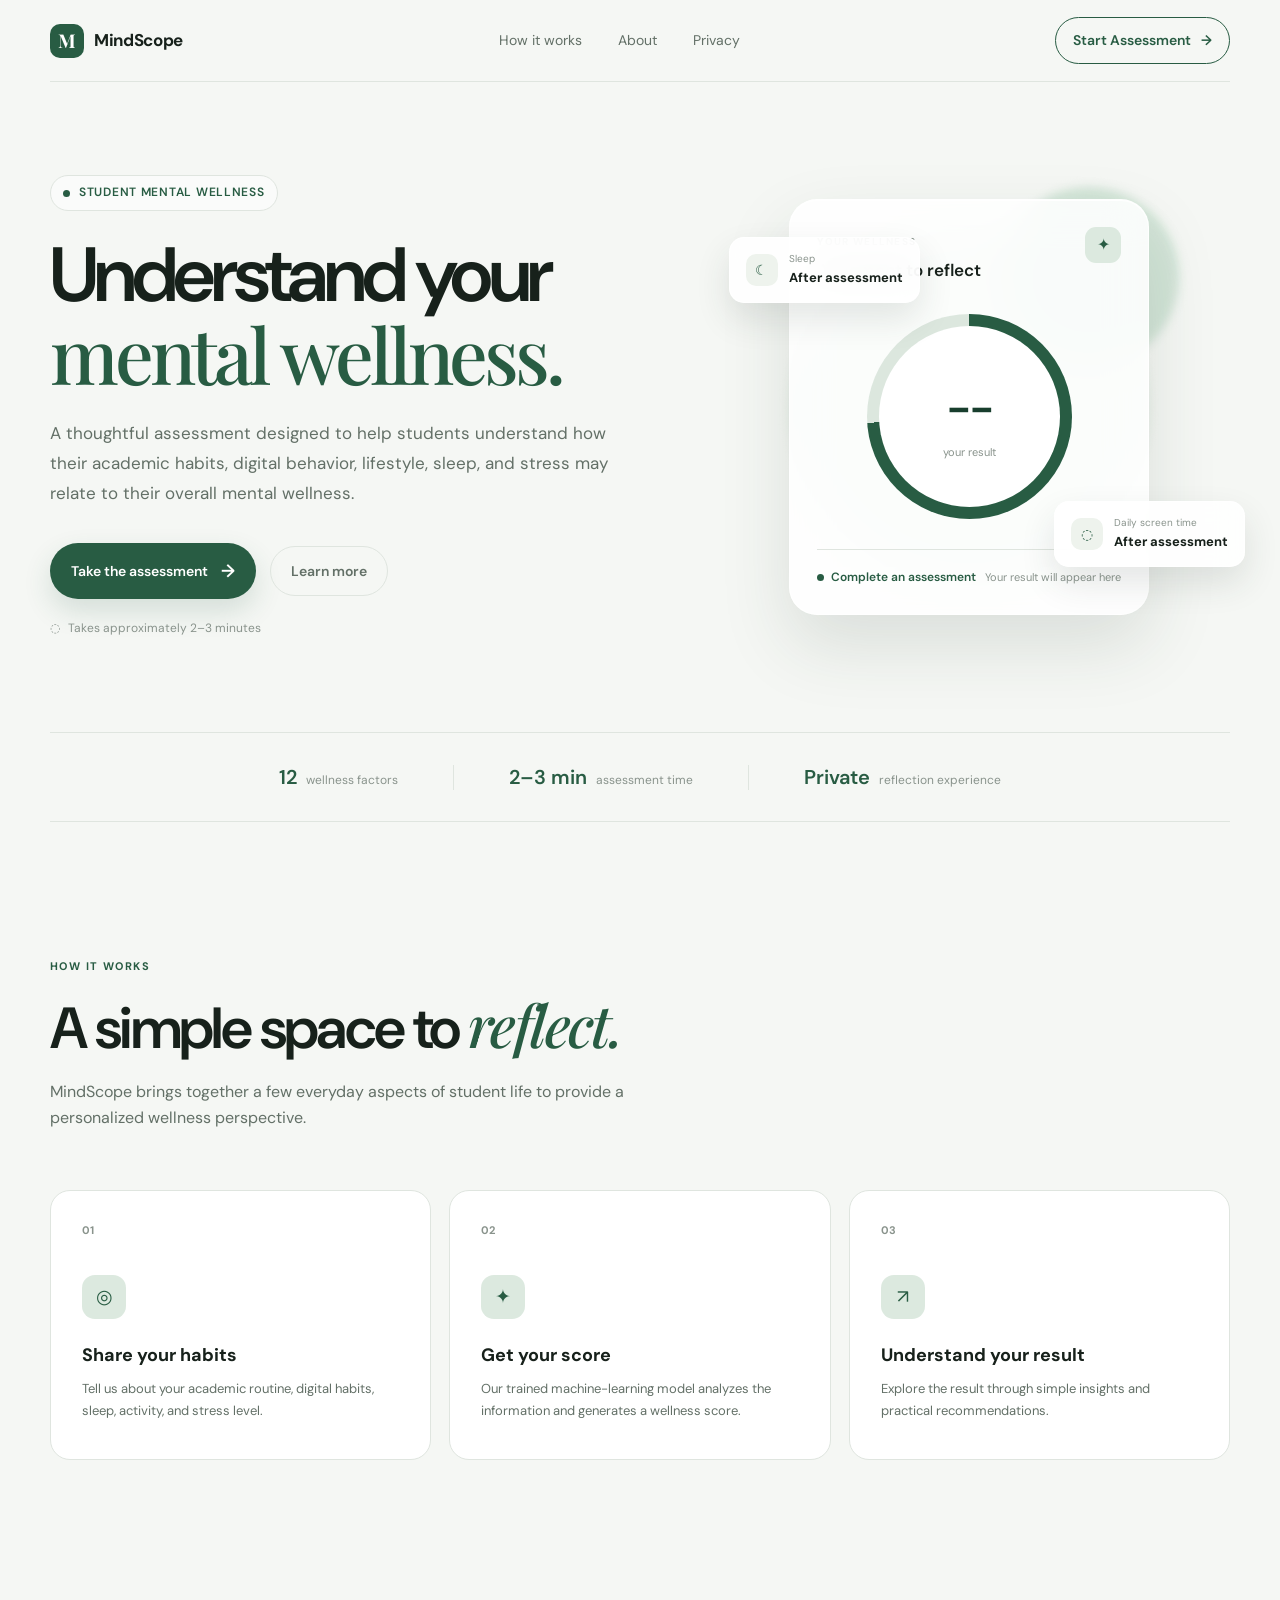
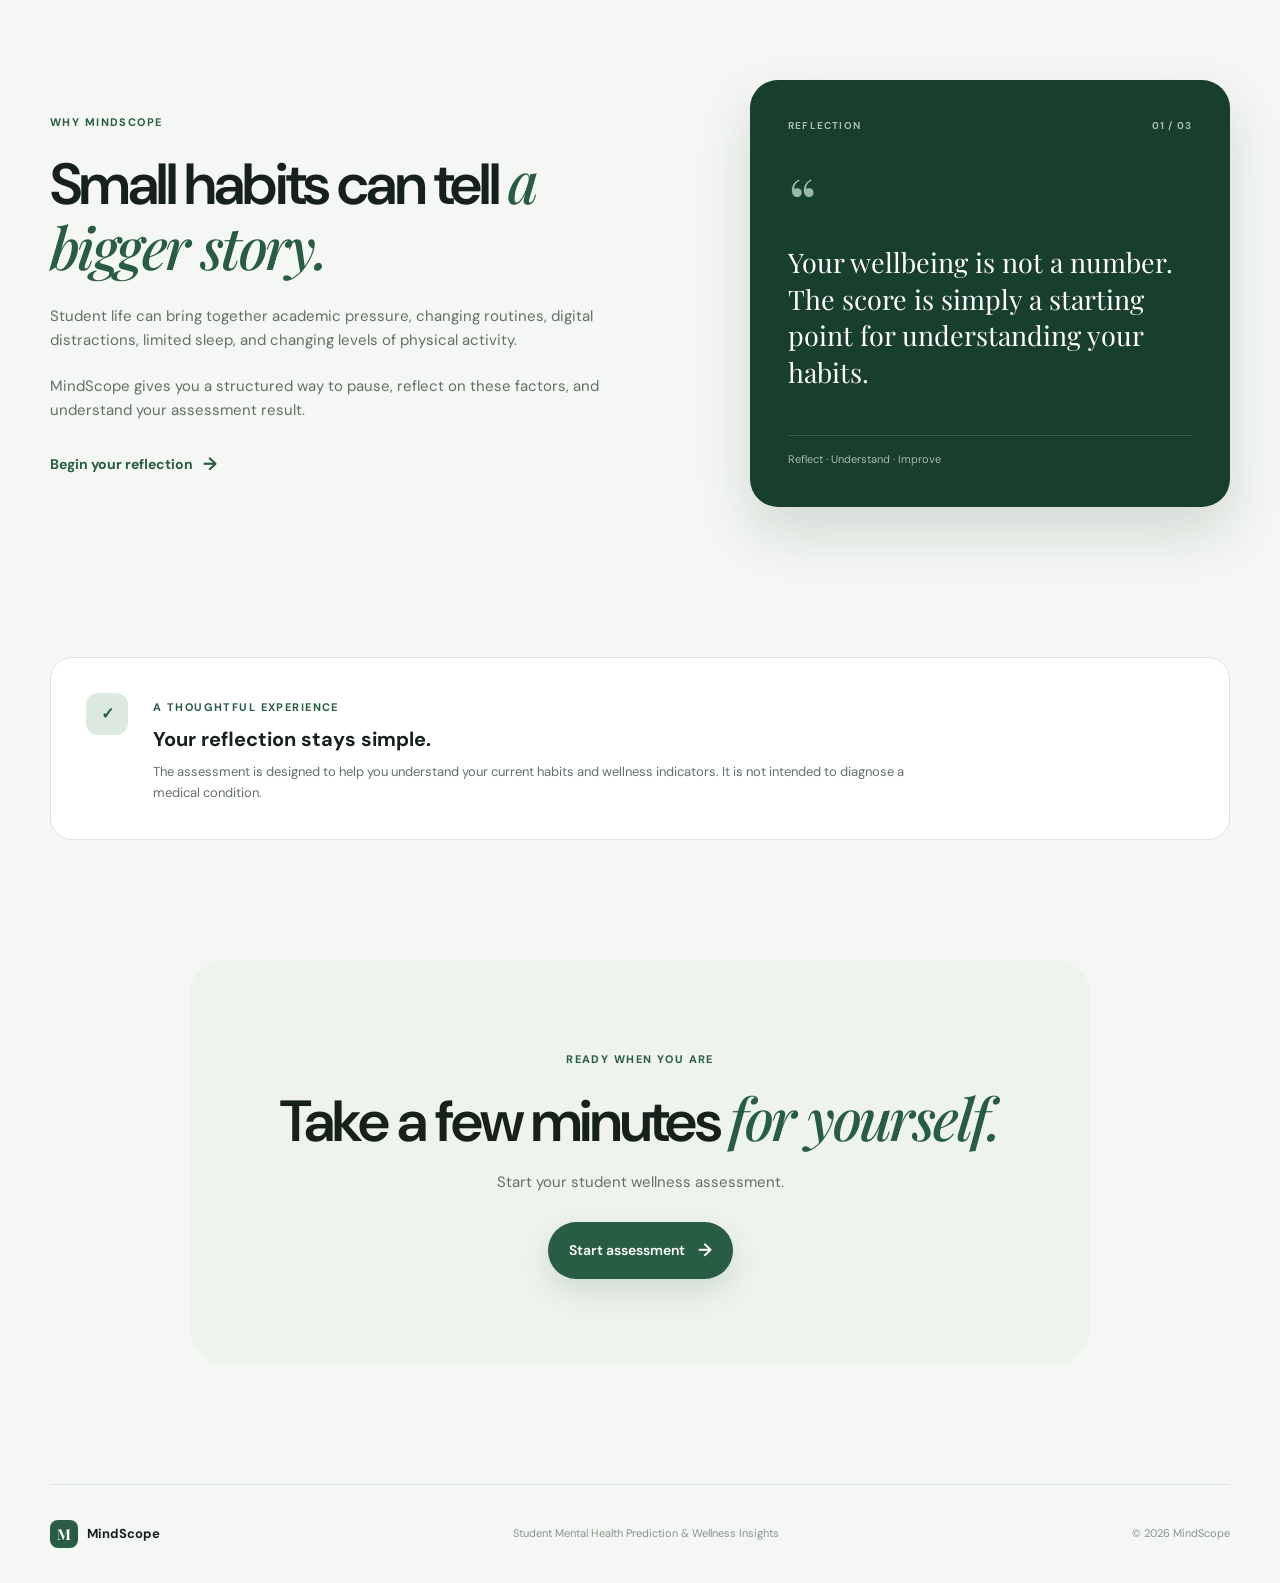
<file: templates/index.html>
<!DOCTYPE html>
<html lang="en">
<head>
    <meta charset="UTF-8">
    <meta name="viewport" content="width=device-width, initial-scale=1.0">

    <title>MindScope — Student Mental Health</title>

    <link rel="stylesheet" href="/static/css/style.css">

    <link rel="preconnect" href="https://fonts.googleapis.com">
    <link rel="preconnect" href="https://fonts.gstatic.com" crossorigin>
    <link href="https://fonts.googleapis.com/css2?family=DM+Sans:wght@400;500;600;700&family=Playfair+Display:wght@500;600&display=swap" rel="stylesheet">
</head>

<body>

<div class="page-loader" id="pageLoader">

    <div class="loader-inner">

        <div class="loader-mark">
            M
        </div>

        <div class="loader-text">
            MindScope
        </div>

    </div>

</div>

    <!-- ================= NAVBAR ================= -->

    <header class="navbar">

        <a href="/" class="brand">
            <span class="brand-mark">M</span>
            <span class="brand-name">MindScope</span>
        </a>

        <nav class="nav-links">
            <a href="#how-it-works">How it works</a>
            <a href="#about">About</a>
            <a href="#privacy">Privacy</a>
        </nav>

        <a href="/assessment" class="nav-button">
            Start Assessment
            <span>→</span>
        </a>

    </header>


    <!-- ================= HERO ================= -->

    <main>

        <section class="hero">

            <div class="hero-content">

                <div class="eyebrow">
                    <span class="eyebrow-dot"></span>
                    Student Mental Wellness
                </div>

                <h1>
                    Understand your
                    <span>mental wellness.</span>
                </h1>

                <p class="hero-description">
                    A thoughtful assessment designed to help students
                    understand how their academic habits, digital behavior,
                    lifestyle, sleep, and stress may relate to their
                    overall mental wellness.
                </p>

                <div class="hero-actions">

                    <a href="/assessment" class="primary-button">
                        Take the assessment
                        <span>→</span>
                    </a>

                    <a href="#how-it-works" class="secondary-button">
                        Learn more
                    </a>

                </div>

                <div class="hero-note">
                    <span>◌</span>
                    Takes approximately 2–3 minutes
                </div>

            </div>


            <!-- ================= HERO VISUAL ================= -->

            <div class="hero-visual">

                <div class="glow glow-one"></div>
                <div class="glow glow-two"></div>

                <div class="wellness-card">

                    <div class="card-header">
                        <div>
                            <span class="small-label">YOUR WELLNESS</span>
                            <h3>A moment to reflect</h3>
                        </div>

                        <div class="card-icon">
                            ✦
                        </div>
                    </div>

                    <div class="wellness-circle">

                        <div class="circle-inner">
                            <span class="circle-number">--</span>
                            <span class="circle-label">your result</span>
                        </div>

                    </div>

                    <div class="card-footer">

                        <div class="footer-item">
                            <span class="footer-dot"></span>
                            Complete an assessment
                        </div>

                        <span class="footer-text">
                            Your result will appear here
                        </span>

                    </div>

                </div>


                <div class="floating-card floating-card-one">

                    <div class="floating-icon">☾</div>

                    <div>
                        <span>Sleep</span>
                        <strong>After assessment</strong>
                    </div>

                </div>


                <div class="floating-card floating-card-two">

                    <div class="floating-icon">◌</div>

                    <div>
                        <span>Daily screen time</span>
                        <strong>After assessment</strong>
                    </div>

                </div>

            </div>

        </section>


        <!-- ================= TRUST STRIP ================= -->

        <section class="trust-strip">

            <div class="trust-item">
                <strong>12</strong>
                <span>wellness factors</span>
            </div>

            <div class="trust-line"></div>

            <div class="trust-item">
                <strong>2–3 min</strong>
                <span>assessment time</span>
            </div>

            <div class="trust-line"></div>

            <div class="trust-item">
                <strong>Private</strong>
                <span>reflection experience</span>
            </div>

        </section>


        <!-- ================= HOW IT WORKS ================= -->

        <section class="section" id="how-it-works">

            <div class="section-heading">

                <span class="section-label">HOW IT WORKS</span>

                <h2>
                    A simple space to
                    <em>reflect.</em>
                </h2>

                <p>
                    MindScope brings together a few everyday aspects of
                    student life to provide a personalized wellness
                    perspective.
                </p>

            </div>


            <div class="steps">

                <article class="step-card">

                    <div class="step-number">01</div>

                    <div class="step-icon">◎</div>

                    <h3>Share your habits</h3>

                    <p>
                        Tell us about your academic routine, digital habits,
                        sleep, activity, and stress level.
                    </p>

                </article>


                <article class="step-card">

                    <div class="step-number">02</div>

                    <div class="step-icon">✦</div>

                    <h3>Get your score</h3>

                    <p>
                        Our trained machine-learning model analyzes the
                        information and generates a wellness score.
                    </p>

                </article>


                <article class="step-card">

                    <div class="step-number">03</div>

                    <div class="step-icon">↗</div>

                    <h3>Understand your result</h3>

                    <p>
                        Explore the result through simple insights and
                        practical recommendations.
                    </p>

                </article>

            </div>

        </section>


        <!-- ================= ABOUT ================= -->

        <section class="about-section" id="about">

            <div class="about-content">

                <span class="section-label">WHY MINDSCOPE</span>

                <h2>
                    Small habits can tell
                    <em>a bigger story.</em>
                </h2>

                <p>
                    Student life can bring together academic pressure,
                    changing routines, digital distractions, limited sleep,
                    and changing levels of physical activity.
                </p>

                <p>
                    MindScope gives you a structured way to pause,
                    reflect on these factors, and understand your
                    assessment result.
                </p>

                <a href="/assessment" class="text-link">
                    Begin your reflection
                    <span>→</span>
                </a>

            </div>


            <div class="about-panel">

                <div class="about-panel-top">
                    <span>REFLECTION</span>
                    <span>01 / 03</span>
                </div>

                <div class="quote-mark">“</div>

                <p>
                    Your wellbeing is not a number.
                    The score is simply a starting point
                    for understanding your habits.
                </p>

                <div class="about-line"></div>

                <span class="about-caption">
                    Reflect · Understand · Improve
                </span>

            </div>

        </section>


        <!-- ================= PRIVACY ================= -->

        <section class="privacy-section" id="privacy">

            <div class="privacy-icon">
                ✓
            </div>

            <div>
                <span class="section-label">A THOUGHTFUL EXPERIENCE</span>

                <h2>Your reflection stays simple.</h2>

                <p>
                    The assessment is designed to help you understand
                    your current habits and wellness indicators. It is
                    not intended to diagnose a medical condition.
                </p>
            </div>

        </section>


        <!-- ================= CTA ================= -->

        <section class="final-cta">

            <span class="section-label">READY WHEN YOU ARE</span>

            <h2>
                Take a few minutes
                <em>for yourself.</em>
            </h2>

            <p>
                Start your student wellness assessment.
            </p>

            <a href="/assessment" class="primary-button">
                Start assessment
                <span>→</span>
            </a>

        </section>

    </main>


    <!-- ================= FOOTER ================= -->

    <footer>

        <div class="footer-brand">
            <span class="brand-mark">M</span>
            <span>MindScope</span>
        </div>

        <p>
            Student Mental Health Prediction & Wellness Insights
        </p>

        <span class="footer-copy">
            © 2026 MindScope
        </span>

    </footer>

<script src="/static/js/main.js"></script>
</body>
</html>
</file>
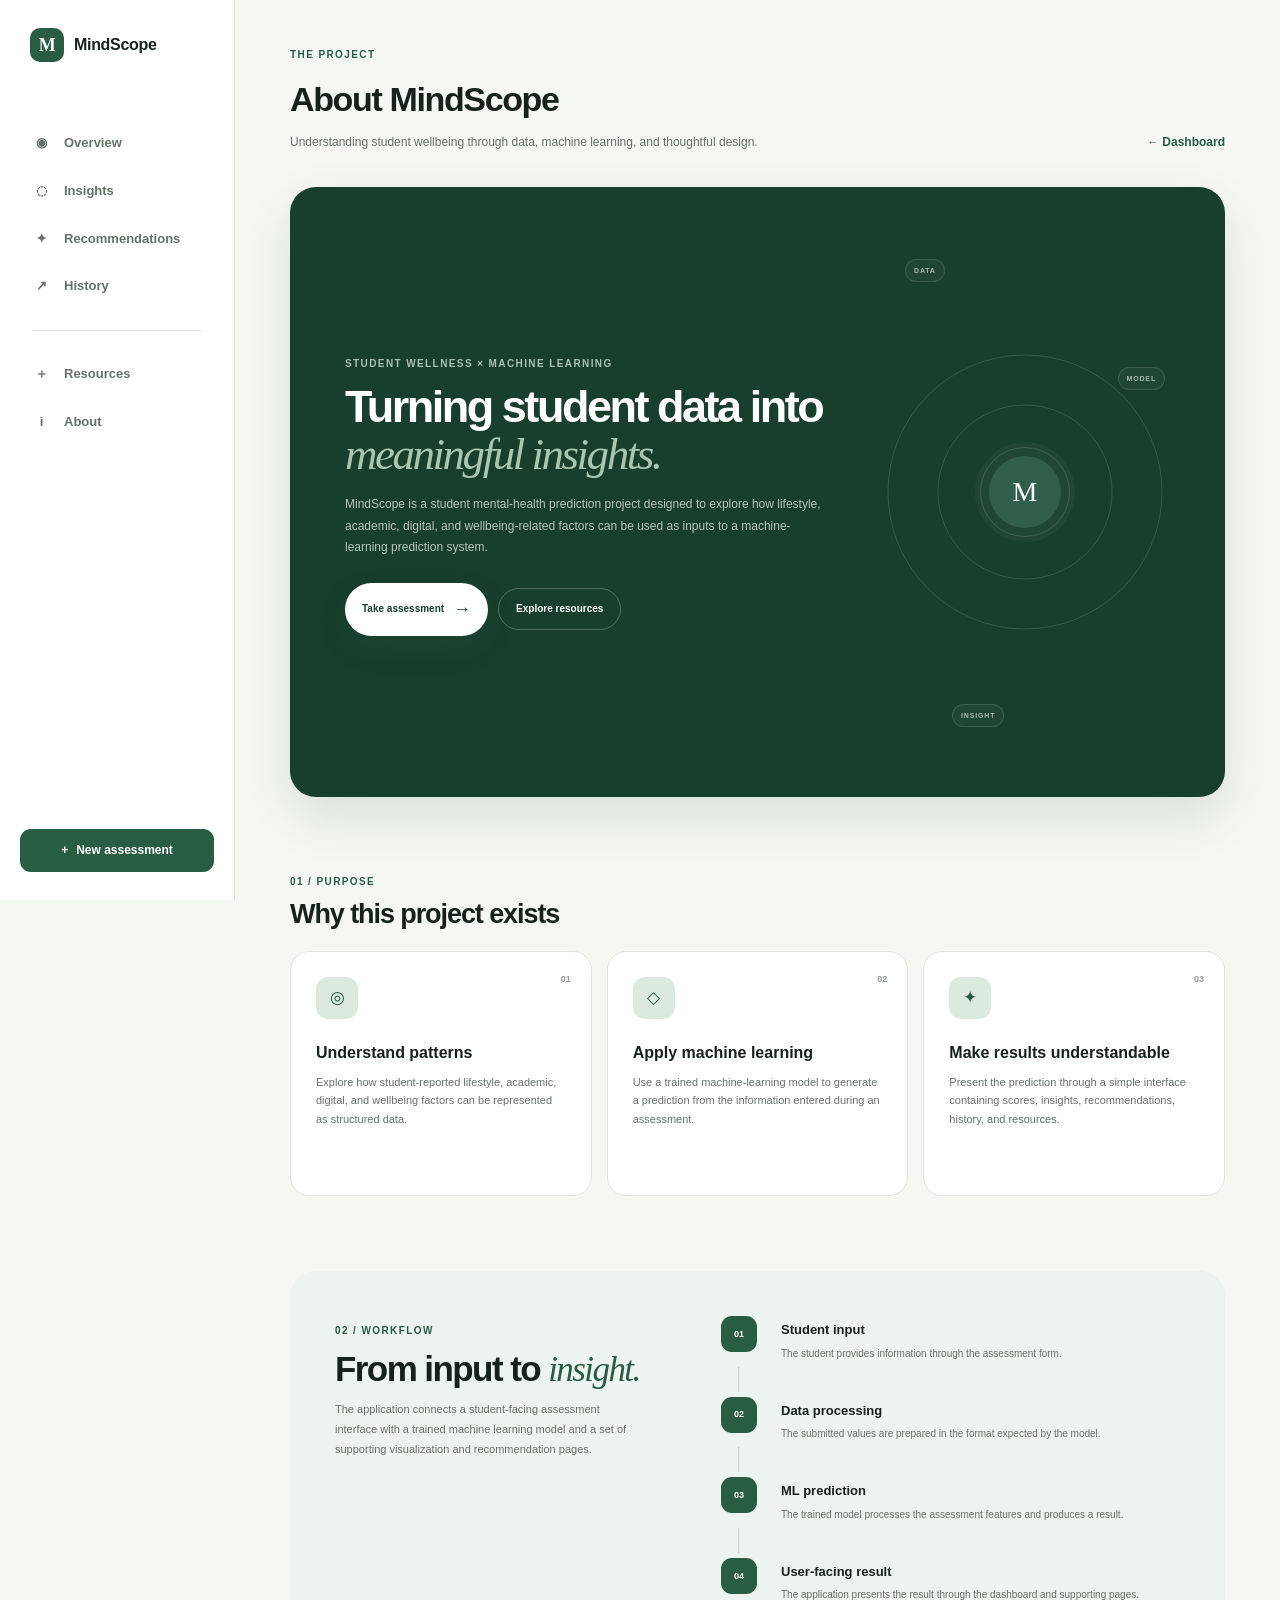
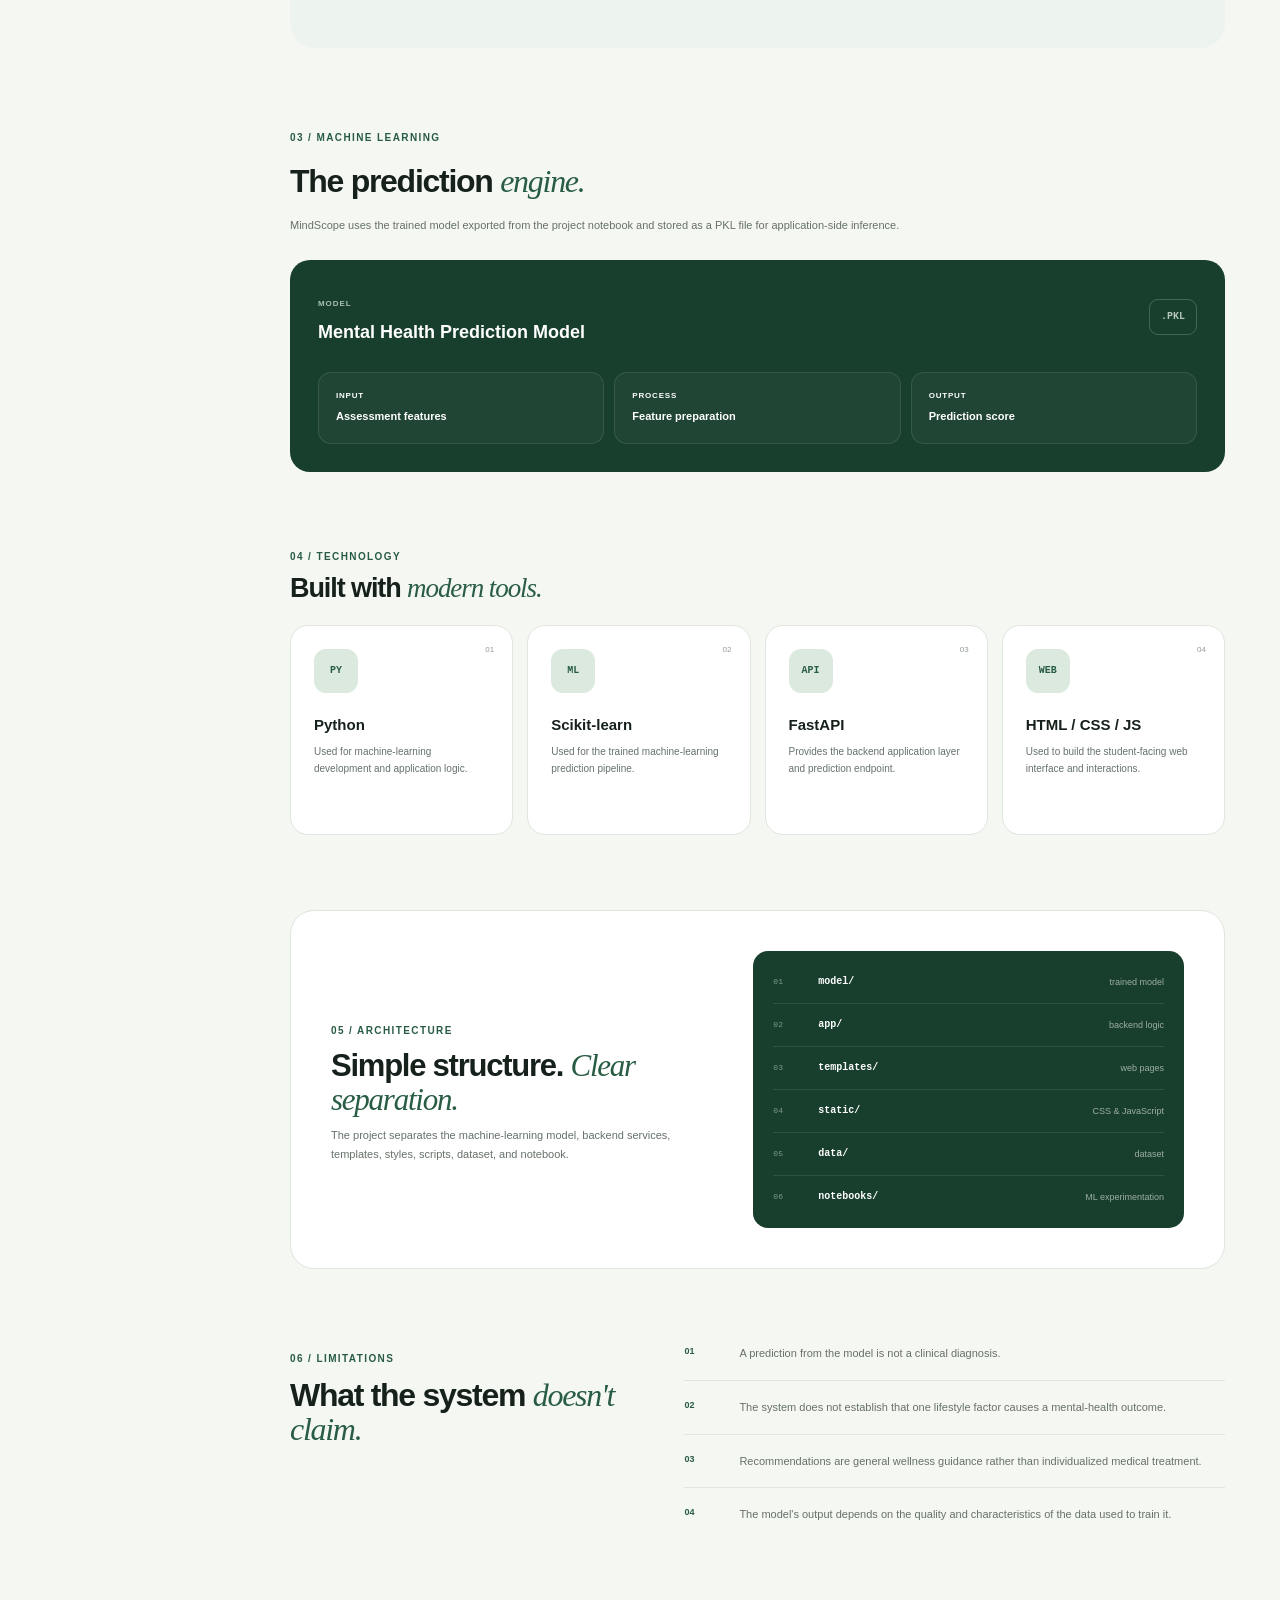
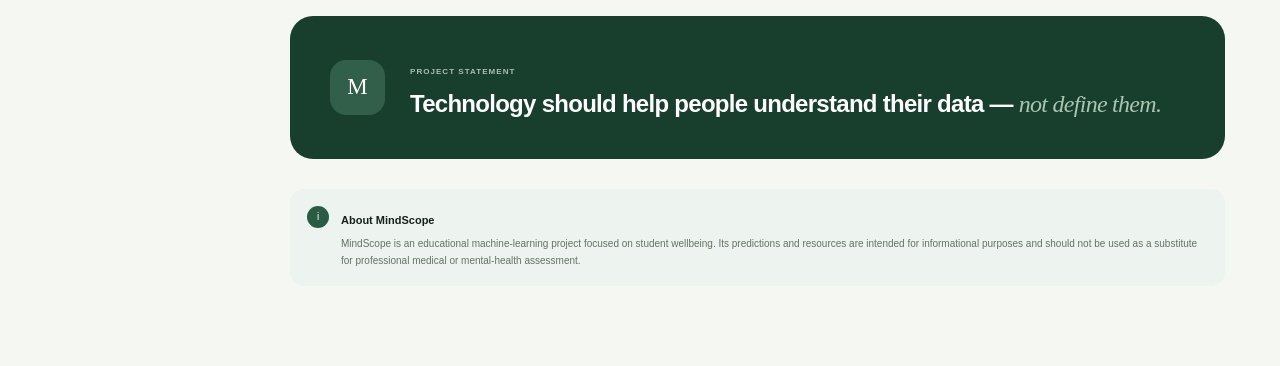
<file: templates/about.html>
<!DOCTYPE html>
<html lang="en">

<head>

    <meta charset="UTF-8">

    <meta
        name="viewport"
        content="width=device-width, initial-scale=1.0"
    >

    <title>About — MindScope</title>

    <link
        rel="stylesheet"
        href="/static/css/style.css"
    >

    <link
        rel="stylesheet"
        href="/static/css/about.css"
    >

</head>


<body>

<div class="page-loader" id="pageLoader">

    <div class="loader-inner">

        <div class="loader-mark">
            M
        </div>

        <div class="loader-text">
            MindScope
        </div>

    </div>

</div>


<!-- =====================================================
     SIDEBAR
     ===================================================== -->

<aside class="sidebar">

    <a href="/" class="brand">

        <span class="brand-mark">
            M
        </span>

        <span>
            MindScope
        </span>

    </a>


    <nav class="sidebar-nav">

        <a
            href="/dashboard"
            class="nav-item"
        >
            <span>◉</span>
            Overview
        </a>


        <a
            href="/insights"
            class="nav-item"
        >
            <span>◌</span>
            Insights
        </a>


        <a
            href="/recommendations"
            class="nav-item"
        >
            <span>✦</span>
            Recommendations
        </a>


        <a
            href="/history"
            class="nav-item"
        >
            <span>↗</span>
            History
        </a>


        <div class="nav-divider"></div>


        <a
            href="/resources"
            class="nav-item"
        >
            <span>＋</span>
            Resources
        </a>


        <a
            href="/about"
            class="nav-item active"
        >
            <span>i</span>
            About
        </a>

    </nav>


    <div class="sidebar-bottom">

        <a
            href="/assessment"
            class="new-assessment"
        >

            <span>
                +
            </span>

            New assessment

        </a>

    </div>

</aside>



<!-- =====================================================
     MAIN
     ===================================================== -->

<main class="about-page">


    <!-- =================================================
         TOPBAR
         ================================================= -->

    <header class="topbar">

        <div>

            <span class="page-label">
                THE PROJECT
            </span>

            <h1>
                About MindScope
            </h1>

            <p>
                Understanding student wellbeing through
                data, machine learning, and thoughtful design.
            </p>

        </div>


        <a
            href="/dashboard"
            class="back-link"
        >
            ← Dashboard
        </a>

    </header>



    <!-- =================================================
         HERO
         ================================================= -->

    <section class="about-hero">

        <div class="hero-copy">

            <span class="hero-label">
                STUDENT WELLNESS × MACHINE LEARNING
            </span>

            <h2>
                Turning student data into
                <em>meaningful insights.</em>
            </h2>

            <p>
                MindScope is a student mental-health prediction
                project designed to explore how lifestyle,
                academic, digital, and wellbeing-related factors
                can be used as inputs to a machine-learning
                prediction system.
            </p>


            <div class="hero-actions">

                <a
                    href="/assessment"
                    class="primary-button"
                >
                    Take assessment
                    <span>→</span>
                </a>


                <a
                    href="/resources"
                    class="secondary-button"
                >
                    Explore resources
                </a>

            </div>

        </div>


        <div class="hero-visual">

            <div class="visual-ring ring-one"></div>

            <div class="visual-ring ring-two"></div>

            <div class="visual-ring ring-three"></div>

            <div class="visual-core">

                <span>
                    M
                </span>

            </div>

            <div class="visual-label label-one">
                DATA
            </div>

            <div class="visual-label label-two">
                MODEL
            </div>

            <div class="visual-label label-three">
                INSIGHT
            </div>

        </div>

    </section>



    <!-- =================================================
         PROJECT PURPOSE
         ================================================= -->

    <section class="purpose-section">

        <div class="section-heading">

            <span class="section-label">
                01 / PURPOSE
            </span>

            <h2>
                Why this project exists
            </h2>

        </div>


        <div class="purpose-grid">

            <article class="purpose-card">

                <span class="purpose-number">
                    01
                </span>

                <div class="purpose-icon">
                    ◎
                </div>

                <h3>
                    Understand patterns
                </h3>

                <p>
                    Explore how student-reported lifestyle,
                    academic, digital, and wellbeing factors
                    can be represented as structured data.
                </p>

            </article>


            <article class="purpose-card">

                <span class="purpose-number">
                    02
                </span>

                <div class="purpose-icon">
                    ◇
                </div>

                <h3>
                    Apply machine learning
                </h3>

                <p>
                    Use a trained machine-learning model to
                    generate a prediction from the information
                    entered during an assessment.
                </p>

            </article>


            <article class="purpose-card">

                <span class="purpose-number">
                    03
                </span>

                <div class="purpose-icon">
                    ✦
                </div>

                <h3>
                    Make results understandable
                </h3>

                <p>
                    Present the prediction through a simple
                    interface containing scores, insights,
                    recommendations, history, and resources.
                </p>

            </article>

        </div>

    </section>



    <!-- =================================================
         HOW IT WORKS
         ================================================= -->

    <section class="workflow-section">

        <div class="workflow-copy">

            <span class="section-label">
                02 / WORKFLOW
            </span>

            <h2>
                From input to
                <em>insight.</em>
            </h2>

            <p>
                The application connects a student-facing
                assessment interface with a trained machine
                learning model and a set of supporting
                visualization and recommendation pages.
            </p>

        </div>


        <div class="workflow">

            <div class="workflow-step">

                <div class="step-number">
                    01
                </div>

                <div class="step-content">

                    <strong>
                        Student input
                    </strong>

                    <p>
                        The student provides information
                        through the assessment form.
                    </p>

                </div>

            </div>


            <div class="workflow-line"></div>


            <div class="workflow-step">

                <div class="step-number">
                    02
                </div>

                <div class="step-content">

                    <strong>
                        Data processing
                    </strong>

                    <p>
                        The submitted values are prepared
                        in the format expected by the model.
                    </p>

                </div>

            </div>


            <div class="workflow-line"></div>


            <div class="workflow-step">

                <div class="step-number">
                    03
                </div>

                <div class="step-content">

                    <strong>
                        ML prediction
                    </strong>

                    <p>
                        The trained model processes the
                        assessment features and produces a result.
                    </p>

                </div>

            </div>


            <div class="workflow-line"></div>


            <div class="workflow-step">

                <div class="step-number">
                    04
                </div>

                <div class="step-content">

                    <strong>
                        User-facing result
                    </strong>

                    <p>
                        The application presents the result
                        through the dashboard and supporting pages.
                    </p>

                </div>

            </div>

        </div>

    </section>



    <!-- =================================================
         ML MODEL
         ================================================= -->

    <section class="model-section">

        <div class="model-header">

            <span class="section-label">
                03 / MACHINE LEARNING
            </span>

            <h2>
                The prediction
                <em>engine.</em>
            </h2>

            <p>
                MindScope uses the trained model exported from
                the project notebook and stored as a PKL file
                for application-side inference.
            </p>

        </div>


        <div class="model-card">

            <div class="model-card-header">

                <div>

                    <span>
                        MODEL
                    </span>

                    <h3>
                        Mental Health Prediction Model
                    </h3>

                </div>


                <div class="model-badge">
                    .PKL
                </div>

            </div>


            <div class="model-details">

                <div class="model-detail">

                    <span>
                        INPUT
                    </span>

                    <strong>
                        Assessment features
                    </strong>

                </div>


                <div class="model-detail">

                    <span>
                        PROCESS
                    </span>

                    <strong>
                        Feature preparation
                    </strong>

                </div>


                <div class="model-detail">

                    <span>
                        OUTPUT
                    </span>

                    <strong>
                        Prediction score
                    </strong>

                </div>

            </div>

        </div>

    </section>



    <!-- =================================================
         TECH STACK
         ================================================= -->

    <section class="tech-section">

        <div class="section-heading">

            <span class="section-label">
                04 / TECHNOLOGY
            </span>

            <h2>
                Built with
                <em>modern tools.</em>
            </h2>

        </div>


        <div class="tech-grid">

            <article class="tech-card">

                <span class="tech-number">
                    01
                </span>

                <div class="tech-icon">
                    PY
                </div>

                <h3>
                    Python
                </h3>

                <p>
                    Used for machine-learning development
                    and application logic.
                </p>

            </article>


            <article class="tech-card">

                <span class="tech-number">
                    02
                </span>

                <div class="tech-icon">
                    ML
                </div>

                <h3>
                    Scikit-learn
                </h3>

                <p>
                    Used for the trained machine-learning
                    prediction pipeline.
                </p>

            </article>


            <article class="tech-card">

                <span class="tech-number">
                    03
                </span>

                <div class="tech-icon">
                    API
                </div>

                <h3>
                    FastAPI
                </h3>

                <p>
                    Provides the backend application layer
                    and prediction endpoint.
                </p>

            </article>


            <article class="tech-card">

                <span class="tech-number">
                    04
                </span>

                <div class="tech-icon">
                    WEB
                </div>

                <h3>
                    HTML / CSS / JS
                </h3>

                <p>
                    Used to build the student-facing
                    web interface and interactions.
                </p>

            </article>

        </div>

    </section>



    <!-- =================================================
         PROJECT STRUCTURE
         ================================================= -->

    <section class="architecture-section">

        <div class="architecture-copy">

            <span class="section-label">
                05 / ARCHITECTURE
            </span>

            <h2>
                Simple structure.
                <em>Clear separation.</em>
            </h2>

            <p>
                The project separates the machine-learning
                model, backend services, templates, styles,
                scripts, dataset, and notebook.
            </p>

        </div>


        <div class="architecture-code">

            <div class="code-line">
                <span>01</span>
                <strong>model/</strong>
                <small>trained model</small>
            </div>

            <div class="code-line">
                <span>02</span>
                <strong>app/</strong>
                <small>backend logic</small>
            </div>

            <div class="code-line">
                <span>03</span>
                <strong>templates/</strong>
                <small>web pages</small>
            </div>

            <div class="code-line">
                <span>04</span>
                <strong>static/</strong>
                <small>CSS & JavaScript</small>
            </div>

            <div class="code-line">
                <span>05</span>
                <strong>data/</strong>
                <small>dataset</small>
            </div>

            <div class="code-line">
                <span>06</span>
                <strong>notebooks/</strong>
                <small>ML experimentation</small>
            </div>

        </div>

    </section>



    <!-- =================================================
         LIMITATIONS
         ================================================= -->

    <section class="limitations-section">

        <div>

            <span class="section-label">
                06 / LIMITATIONS
            </span>

            <h2>
                What the system
                <em>doesn't claim.</em>
            </h2>

        </div>


        <div class="limitations-list">

            <div class="limitation">

                <span>
                    01
                </span>

                <p>
                    A prediction from the model is not a
                    clinical diagnosis.
                </p>

            </div>


            <div class="limitation">

                <span>
                    02
                </span>

                <p>
                    The system does not establish that one
                    lifestyle factor causes a mental-health outcome.
                </p>

            </div>


            <div class="limitation">

                <span>
                    03
                </span>

                <p>
                    Recommendations are general wellness guidance
                    rather than individualized medical treatment.
                </p>

            </div>


            <div class="limitation">

                <span>
                    04
                </span>

                <p>
                    The model's output depends on the quality and
                    characteristics of the data used to train it.
                </p>

            </div>

        </div>

    </section>



    <!-- =================================================
         PROJECT STATEMENT
         ================================================= -->

    <section class="project-statement">

        <div class="statement-mark">
            M
        </div>

        <div>

            <span>
                PROJECT STATEMENT
            </span>

            <h2>
                Technology should help people
                understand their data —
                <em>not define them.</em>
            </h2>

        </div>

    </section>



    <!-- =================================================
         DISCLAIMER
         ================================================= -->

    <section class="disclaimer">

        <div class="disclaimer-icon">
            i
        </div>

        <div>

            <strong>
                About MindScope
            </strong>

            <p>
                MindScope is an educational machine-learning
                project focused on student wellbeing. Its
                predictions and resources are intended for
                informational purposes and should not be used
                as a substitute for professional medical or
                mental-health assessment.
            </p>

        </div>

    </section>


</main>


<script src="/static/js/main.js"></script>
<script src="/static/js/about.js"></script>

</body>

</html>
</file>
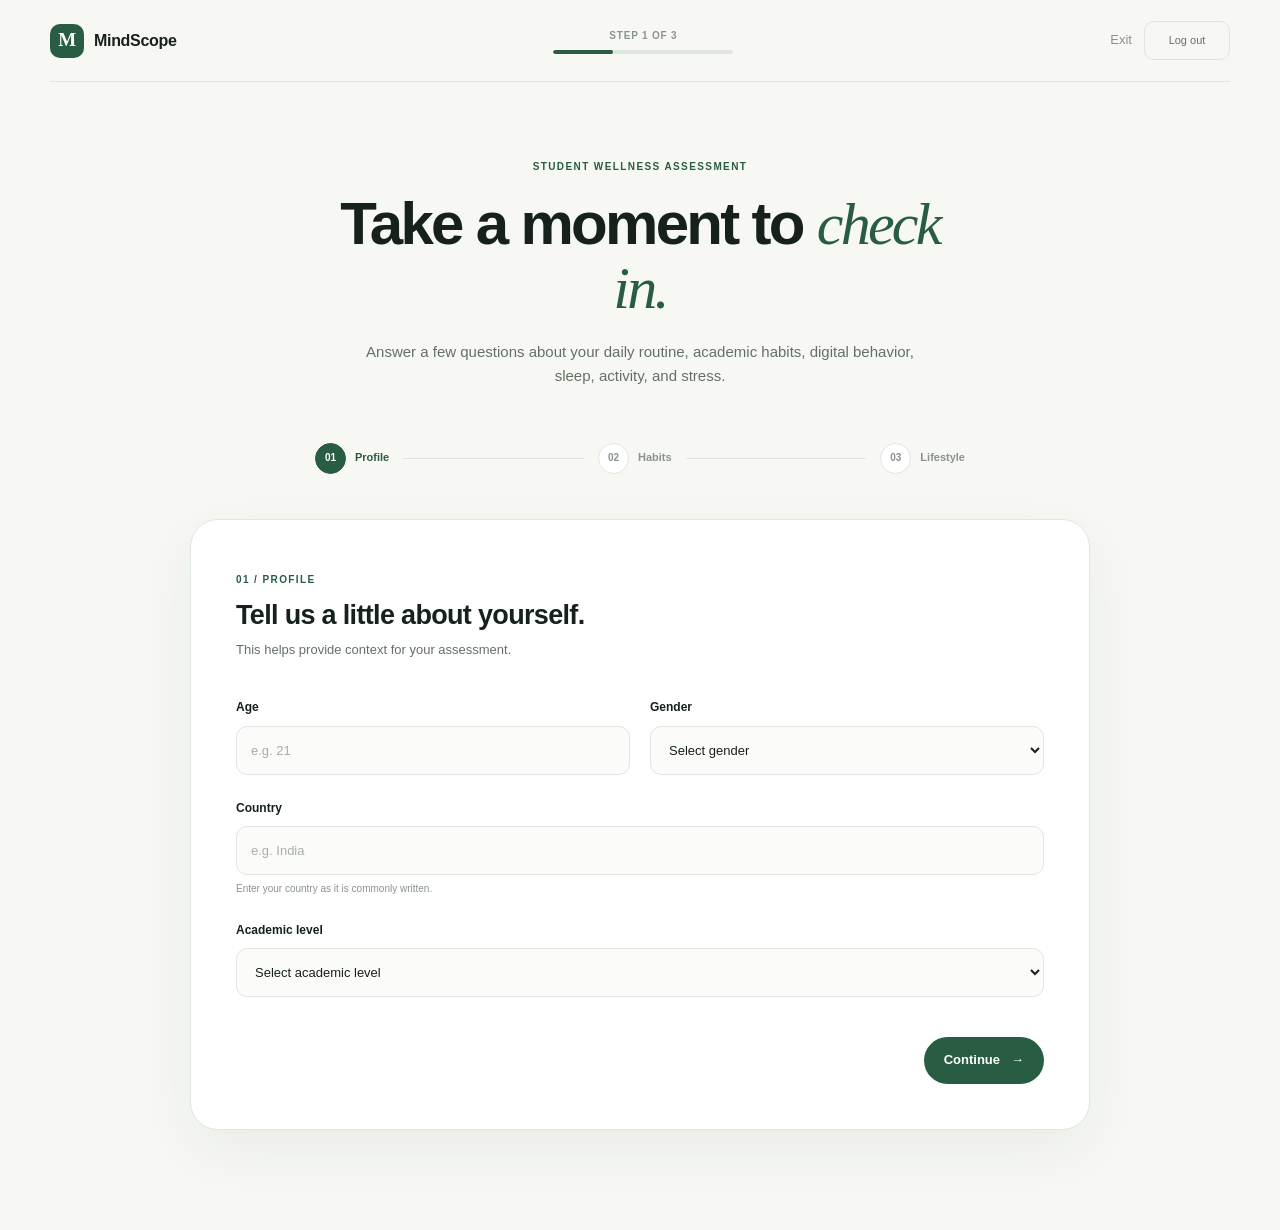
<file: templates/assessment.html>
<!DOCTYPE html>
<html lang="en">
<head>
    <meta charset="UTF-8">
    <meta name="viewport" content="width=device-width, initial-scale=1.0">

    <title>Assessment — MindScope</title>

    <link rel="stylesheet" href="/static/css/style.css">
    <link rel="stylesheet" href="/static/css/assessment.css">
</head>

<body>

<div class="page-loader" id="pageLoader">

    <div class="loader-inner">

        <div class="loader-mark">
            M
        </div>

        <div class="loader-text">
            MindScope
        </div>

    </div>

</div>

<header class="assessment-nav">

    <a href="/" class="brand">
        <span class="brand-mark">M</span>
        <span>MindScope</span>
    </a>

    <div class="progress-wrapper">

        <span id="progressText">Step 1 of 3</span>

        <div class="progress-track">
            <div class="progress-bar" id="progressBar"></div>
        </div>

    </div>

    <div class="assessment-actions">

        <a href="/" class="exit-link">Exit</a>

        <button
            type="button"
            id="logoutButton"
            class="logout-button"
        >
            Log out
        </button>

    </div>

</header>


<main class="assessment-page">

    <div class="assessment-container">

        <!-- INTRO -->

        <div class="assessment-intro">

            <span class="section-label">STUDENT WELLNESS ASSESSMENT</span>

            <h1>
                Take a moment to
                <em>check in.</em>
            </h1>

            <p>
                Answer a few questions about your daily routine,
                academic habits, digital behavior, sleep, activity,
                and stress.
            </p>

        </div>


        <!-- STEPPER -->

        <div class="stepper">

            <div class="step active" data-step="1">
                <span>01</span>
                <p>Profile</p>
            </div>

            <div class="step-line"></div>

            <div class="step" data-step="2">
                <span>02</span>
                <p>Habits</p>
            </div>

            <div class="step-line"></div>

            <div class="step" data-step="3">
                <span>03</span>
                <p>Lifestyle</p>
            </div>

        </div>


        <form id="assessmentForm">

            <!-- ==================================================
                 STEP 1 — PROFILE
                 ================================================== -->

            <section class="form-step active" data-step="1">

                <div class="step-heading">

                    <span>01 / PROFILE</span>

                    <h2>Tell us a little about yourself.</h2>

                    <p>
                        This helps provide context for your assessment.
                    </p>

                </div>


                <div class="form-grid">

                    <div class="form-group">

                        <label for="age">
                            Age
                        </label>

                        <input
                            type="number"
                            id="age"
                            name="age"
                            min="10"
                            max="100"
                            placeholder="e.g. 21"
                            required
                        >

                    </div>


                    <div class="form-group">

                        <label for="gender">
                            Gender
                        </label>

                        <select id="gender" name="gender" required>

                            <option value="">
                                Select gender
                            </option>

                            <option value="Male">
                                Male
                            </option>

                            <option value="Female">
                                Female
                            </option>

                        </select>

                    </div>


                    <div class="form-group full">

                        <label for="country">
                            Country
                        </label>

                        <input
                            type="text"
                            id="country"
                            name="country"
                            placeholder="e.g. India"
                            required
                        >

                        <small>
                            Enter your country as it is commonly written.
                        </small>

                    </div>


                    <div class="form-group full">

                        <label for="academic_level">
                            Academic level
                        </label>

                        <select
                            id="academic_level"
                            name="academic_level"
                            required
                        >

                            <option value="">
                                Select academic level
                            </option>

                            <option value="High School">
                                High School
                            </option>

                            <option value="Undergraduate">
                                Undergraduate
                            </option>

                            <option value="Graduate">
                                Graduate
                            </option>

                        </select>

                    </div>

                </div>


                <div class="step-actions">

                    <span></span>

                    <button
                        type="button"
                        class="next-button"
                        data-next="2"
                    >
                        Continue
                        <span>→</span>
                    </button>

                </div>

            </section>


            <!-- ==================================================
                 STEP 2 — ACADEMIC & DIGITAL HABITS
                 ================================================== -->

            <section class="form-step" data-step="2">

                <div class="step-heading">

                    <span>02 / HABITS</span>

                    <h2>How do your academic and digital habits look?</h2>

                    <p>
                        Think about your typical day rather than an
                        unusually busy or relaxed day.
                    </p>

                </div>


                <div class="form-grid">

                    <div class="form-group">

                        <label for="most_used_platform">
                            Most used platform
                        </label>

                        <select
                            id="most_used_platform"
                            name="most_used_platform"
                            required
                        >

                            <option value="">
                                Select platform
                            </option>

                            <option value="Facebook">Facebook</option>
                            <option value="LinkedIn">LinkedIn</option>
                            <option value="Instagram">Instagram</option>
                            <option value="Snapchat">Snapchat</option>
                            <option value="Twitter">Twitter</option>
                            <option value="YouTube">YouTube</option>
                            <option value="TikTok">TikTok</option>
                            <option value="LINE">LINE</option>
                            <option value="KakaoTalk">KakaoTalk</option>
                            <option value="VKontakte">VKontakte</option>
                            <option value="WhatsApp">WhatsApp</option>
                            <option value="WeChat">WeChat</option>

                        </select>

                    </div>


                    <div class="form-group">

                        <label for="purpose_of_use">
                            Main purpose of use
                        </label>

                        <select
                            id="purpose_of_use"
                            name="purpose_of_use"
                            required
                        >

                            <option value="">
                                Select purpose
                            </option>

                            <option value="Networking">
                                Networking
                            </option>

                            <option value="Education">
                                Education
                            </option>

                            <option value="Entertainment">
                                Entertainment
                            </option>

                            <option value="News">
                                News
                            </option>

                        </select>

                    </div>


                    <div class="form-group">

                        <label for="avg_daily_usage_hours">
                            Average daily social media use
                        </label>

                        <div class="input-with-unit">

                            <input
                                type="number"
                                id="avg_daily_usage_hours"
                                name="avg_daily_usage_hours"
                                min="0"
                                max="24"
                                step="0.1"
                                placeholder="e.g. 4.5"
                                required
                            >

                            <span>hours</span>

                        </div>

                    </div>


                    <div class="form-group">

                        <label for="daily_unlocks">
                            Daily phone unlocks
                        </label>

                        <input
                            type="number"
                            id="daily_unlocks"
                            name="daily_unlocks"
                            min="0"
                            placeholder="e.g. 120"
                            required
                        >

                    </div>


                    <div class="form-group full">

                        <label for="study_hours">
                            Study hours per day
                        </label>

                        <div class="input-with-unit">

                            <input
                                type="number"
                                id="study_hours"
                                name="study_hours"
                                min="0"
                                max="24"
                                step="0.1"
                                placeholder="e.g. 4.5"
                                required
                            >

                            <span>hours</span>

                        </div>

                    </div>

                </div>


                <div class="step-actions">

                    <button
                        type="button"
                        class="back-button"
                        data-back="1"
                    >
                        ← Back
                    </button>

                    <button
                        type="button"
                        class="next-button"
                        data-next="3"
                    >
                        Continue
                        <span>→</span>
                    </button>

                </div>

            </section>


            <!-- ==================================================
                 STEP 3 — LIFESTYLE & STRESS
                 ================================================== -->

            <section class="form-step" data-step="3">

                <div class="step-heading">

                    <span>03 / LIFESTYLE</span>

                    <h2>Let's look at your daily wellbeing habits.</h2>

                    <p>
                        These final questions help complete your
                        assessment.
                    </p>

                </div>


                <div class="form-grid">

                    <div class="form-group">

                        <label for="physical_activity_hours">
                            Physical activity per day
                        </label>

                        <div class="input-with-unit">

                            <input
                                type="number"
                                id="physical_activity_hours"
                                name="physical_activity_hours"
                                min="0"
                                max="24"
                                step="0.1"
                                placeholder="e.g. 1.5"
                                required
                            >

                            <span>hours</span>

                        </div>

                    </div>


                    <div class="form-group">

                        <label for="sleep_hours_per_night">
                            Sleep per night
                        </label>

                        <div class="input-with-unit">

                            <input
                                type="number"
                                id="sleep_hours_per_night"
                                name="sleep_hours_per_night"
                                min="0"
                                max="24"
                                step="0.1"
                                placeholder="e.g. 7.5"
                                required
                            >

                            <span>hours</span>

                        </div>

                    </div>


                    <div class="form-group full">

                        <label>
                            Current stress level
                        </label>

                        <div class="stress-options">

                            <label class="stress-option">

                                <input
                                    type="radio"
                                    name="stress_level"
                                    value="Low"
                                    required
                                >

                                <span class="stress-card">
                                    <strong>Low</strong>
                                    <small>I feel mostly relaxed.</small>
                                </span>

                            </label>


                            <label class="stress-option">

                                <input
                                    type="radio"
                                    name="stress_level"
                                    value="Medium"
                                >

                                <span class="stress-card">
                                    <strong>Medium</strong>
                                    <small>I experience some pressure.</small>
                                </span>

                            </label>


                            <label class="stress-option">

                                <input
                                    type="radio"
                                    name="stress_level"
                                    value="High"
                                >

                                <span class="stress-card">
                                    <strong>High</strong>
                                    <small>I often feel under pressure.</small>
                                </span>

                            </label>


                            <label class="stress-option">

                                <input
                                    type="radio"
                                    name="stress_level"
                                    value="Very High"
                                >

                                <span class="stress-card">
                                    <strong>Very High</strong>
                                    <small>I feel highly stressed.</small>
                                </span>

                            </label>

                        </div>

                    </div>

                </div>


                <div class="disclaimer">

                    <span class="disclaimer-icon">i</span>

                    <p>
                        This assessment provides an estimated wellness
                        score based on the information you provide.
                        It is not a medical diagnosis.
                    </p>

                </div>


                <div class="step-actions">

                    <button
                        type="button"
                        class="back-button"
                        data-back="2"
                    >
                        ← Back
                    </button>

                    <button
                        type="submit"
                        class="submit-button"
                    >
                        Get my results
                        <span>→</span>
                    </button>

                </div>

            </section>

        </form>


        <!-- ==================================================
             LOADING
             ================================================== -->

        <div class="loading-state" id="loadingState">

            <div class="loader"></div>

            <h2>Understanding your responses...</h2>

            <p>
                Your assessment is being processed.
            </p>

        </div>


        <!-- ==================================================
             ERROR
             ================================================== -->

        <div class="error-state" id="errorState">

            <div class="error-icon">!</div>

            <h2>Something went wrong.</h2>

            <p id="errorMessage">
                We couldn't process your assessment.
            </p>

            <button
                type="button"
                class="back-button"
                id="retryButton"
            >
                Try again
            </button>

        </div>

    </div>

</main>


<script src="/static/js/main.js"></script>
<script src="/static/js/assessment.js"></script>
<script src="/static/js/logout.js"></script>

</body>
</html>
</file>
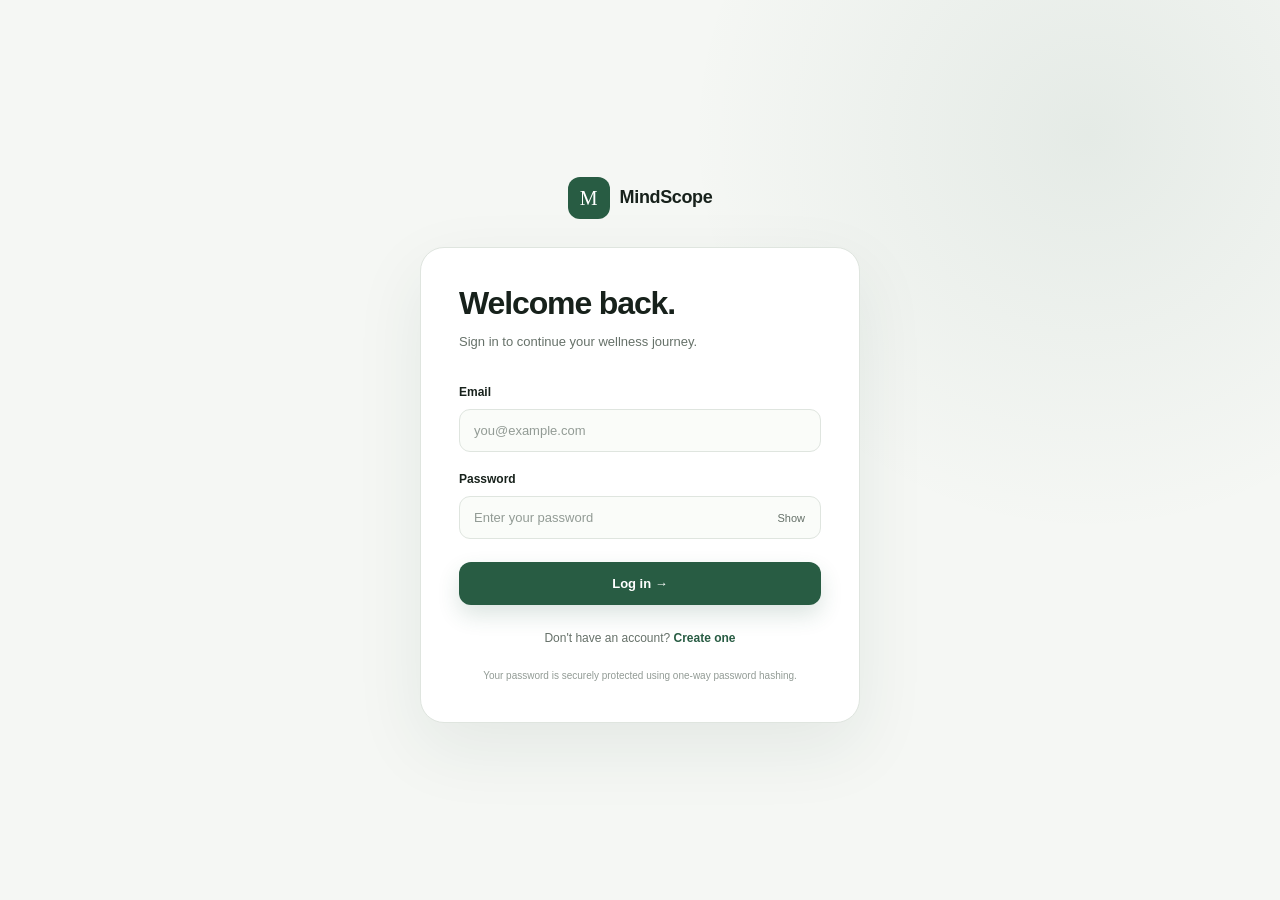
<file: templates/login.html>
<!DOCTYPE html>
<html lang="en">

<head>

    <meta charset="UTF-8">

    <meta
        name="viewport"
        content="width=device-width, initial-scale=1.0"
    >

    <title>Log in — MindScope</title>

    <link
        rel="stylesheet"
        href="/static/css/style.css"
    >

    <link
        rel="stylesheet"
        href="/static/css/auth.css"
    >

</head>


<body>

    <main class="auth-page">

        <div class="auth-container">

            <a
                href="/"
                class="auth-brand"
            >

                <span class="auth-brand-mark">
                    M
                </span>

                <span class="auth-brand-name">
                    MindScope
                </span>

            </a>


            <section class="auth-card">

                <h1 class="auth-heading">
                    Welcome back.
                </h1>

                <p class="auth-subtitle">
                    Sign in to continue your
                    wellness journey.
                </p>


                <div
                    id="authMessage"
                    class="auth-message"
                    role="alert"
                ></div>


                <form
                    id="loginForm"
                    class="auth-form"
                >

                    <div class="auth-field">

                        <label for="email">
                            Email
                        </label>

                        <input
                            id="email"
                            name="email"
                            type="email"
                            placeholder="you@example.com"
                            autocomplete="email"
                            required
                        >

                    </div>


                    <div class="auth-field">

                        <label for="password">
                            Password
                        </label>

                        <div class="password-wrapper">

                            <input
                                id="password"
                                name="password"
                                type="password"
                                placeholder="Enter your password"
                                autocomplete="current-password"
                                required
                            >

                            <button
                                type="button"
                                class="password-toggle"
                                id="passwordToggle"
                            >
                                Show
                            </button>

                        </div>

                    </div>


                    <button
                        type="submit"
                        class="auth-button"
                        id="loginButton"
                    >
                        Log in →
                    </button>

                </form>


                <p class="auth-switch">

                    Don't have an account?

                    <a href="/signup">
                        Create one
                    </a>

                </p>


                <p class="auth-note">
                    Your password is securely protected
                    using one-way password hashing.
                </p>

            </section>

        </div>

    </main>


    <script src="/static/js/login.js"></script>

</body>

</html>
</file>
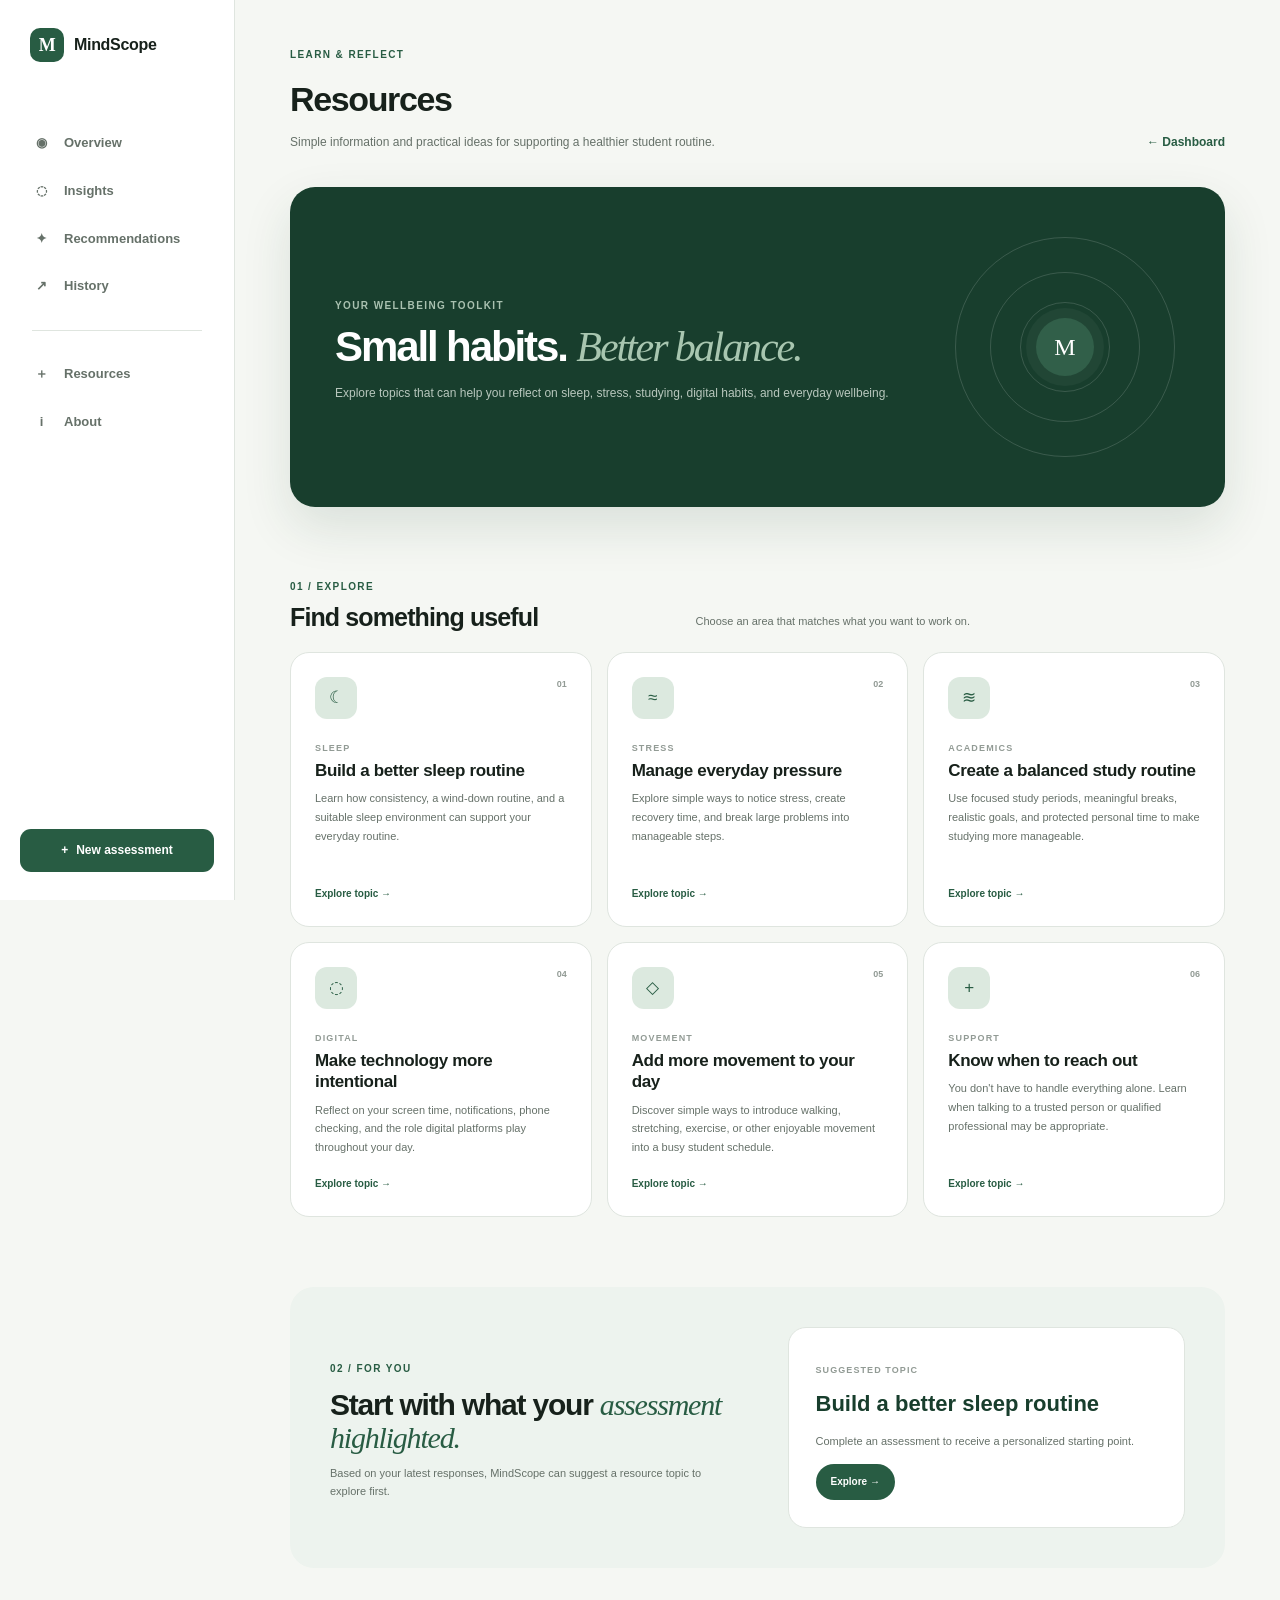
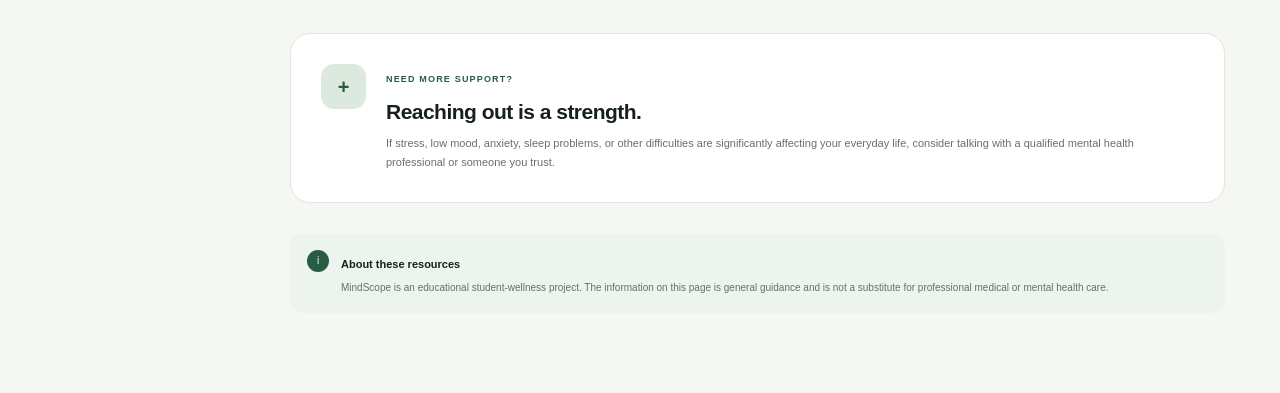
<file: templates/resources.html>
<!DOCTYPE html>
<html lang="en">

<head>

    <meta charset="UTF-8">

    <meta
        name="viewport"
        content="width=device-width, initial-scale=1.0"
    >

    <title>Resources — MindScope</title>

    <link
        rel="stylesheet"
        href="/static/css/style.css"
    >

    <link
        rel="stylesheet"
        href="/static/css/resources.css"
    >

</head>


<body>

<div class="page-loader" id="pageLoader">

    <div class="loader-inner">

        <div class="loader-mark">
            M
        </div>

        <div class="loader-text">
            MindScope
        </div>

    </div>

</div>


<!-- =====================================================
     SIDEBAR
     ===================================================== -->

<aside class="sidebar">

    <a href="/" class="brand">

        <span class="brand-mark">
            M
        </span>

        <span>
            MindScope
        </span>

    </a>


    <nav class="sidebar-nav">

        <a
            href="/dashboard"
            class="nav-item"
        >
            <span>◉</span>
            Overview
        </a>


        <a
            href="/insights"
            class="nav-item"
        >
            <span>◌</span>
            Insights
        </a>


        <a
            href="/recommendations"
            class="nav-item"
        >
            <span>✦</span>
            Recommendations
        </a>


        <a
            href="/history"
            class="nav-item"
        >
            <span>↗</span>
            History
        </a>


        <div class="nav-divider"></div>


        <a
            href="/resources"
            class="nav-item active"
        >
            <span>＋</span>
            Resources
        </a>


        <a
            href="/about"
            class="nav-item"
        >
            <span>i</span>
            About
        </a>

    </nav>


    <div class="sidebar-bottom">

        <a
            href="/assessment"
            class="new-assessment"
        >

            <span>
                +
            </span>

            New assessment

        </a>

    </div>

</aside>



<!-- =====================================================
     MAIN
     ===================================================== -->

<main class="resources-page">


    <!-- =================================================
         TOPBAR
         ================================================= -->

    <header class="topbar">

        <div>

            <span class="page-label">
                LEARN & REFLECT
            </span>

            <h1>
                Resources
            </h1>

            <p>
                Simple information and practical ideas for
                supporting a healthier student routine.
            </p>

        </div>


        <a
            href="/dashboard"
            class="back-link"
        >
            ← Dashboard
        </a>

    </header>



    <!-- =================================================
         HERO
         ================================================= -->

    <section class="resource-hero">

        <div class="hero-copy">

            <span class="hero-label">
                YOUR WELLBEING TOOLKIT
            </span>

            <h2>
                Small habits.
                <em>Better balance.</em>
            </h2>

            <p>
                Explore topics that can help you reflect on
                sleep, stress, studying, digital habits,
                and everyday wellbeing.
            </p>

        </div>


        <div class="hero-decoration">

            <div class="orbit orbit-one"></div>

            <div class="orbit orbit-two"></div>

            <div class="orbit orbit-three"></div>

            <div class="orbit-center">
                M
            </div>

        </div>

    </section>



    <!-- =================================================
         RESOURCE CATEGORIES
         ================================================= -->

    <section class="resource-section">

        <div class="section-heading">

            <div>

                <span class="section-label">
                    01 / EXPLORE
                </span>

                <h2>
                    Find something useful
                </h2>

            </div>

            <p>
                Choose an area that matches what you
                want to work on.
            </p>

        </div>


        <div class="resource-grid">


            <!-- SLEEP -->

            <article
                class="resource-card"
                data-category="sleep"
            >

                <div class="resource-top">

                    <div class="resource-icon">
                        ☾
                    </div>

                    <span>
                        01
                    </span>

                </div>

                <span class="resource-label">
                    SLEEP
                </span>

                <h3>
                    Build a better sleep routine
                </h3>

                <p>
                    Learn how consistency, a wind-down routine,
                    and a suitable sleep environment can support
                    your everyday routine.
                </p>

                <button
                    type="button"
                    class="resource-link"
                    data-topic="sleep"
                >
                    Explore topic →
                </button>

            </article>



            <!-- STRESS -->

            <article
                class="resource-card"
                data-category="stress"
            >

                <div class="resource-top">

                    <div class="resource-icon">
                        ≈
                    </div>

                    <span>
                        02
                    </span>

                </div>

                <span class="resource-label">
                    STRESS
                </span>

                <h3>
                    Manage everyday pressure
                </h3>

                <p>
                    Explore simple ways to notice stress,
                    create recovery time, and break large
                    problems into manageable steps.
                </p>

                <button
                    type="button"
                    class="resource-link"
                    data-topic="stress"
                >
                    Explore topic →
                </button>

            </article>



            <!-- STUDY -->

            <article
                class="resource-card"
                data-category="study"
            >

                <div class="resource-top">

                    <div class="resource-icon">
                        ≋
                    </div>

                    <span>
                        03
                    </span>

                </div>

                <span class="resource-label">
                    ACADEMICS
                </span>

                <h3>
                    Create a balanced study routine
                </h3>

                <p>
                    Use focused study periods, meaningful breaks,
                    realistic goals, and protected personal time
                    to make studying more manageable.
                </p>

                <button
                    type="button"
                    class="resource-link"
                    data-topic="study"
                >
                    Explore topic →
                </button>

            </article>



            <!-- DIGITAL -->

            <article
                class="resource-card"
                data-category="digital"
            >

                <div class="resource-top">

                    <div class="resource-icon">
                        ◌
                    </div>

                    <span>
                        04
                    </span>

                </div>

                <span class="resource-label">
                    DIGITAL
                </span>

                <h3>
                    Make technology more intentional
                </h3>

                <p>
                    Reflect on your screen time, notifications,
                    phone checking, and the role digital platforms
                    play throughout your day.
                </p>

                <button
                    type="button"
                    class="resource-link"
                    data-topic="digital"
                >
                    Explore topic →
                </button>

            </article>



            <!-- ACTIVITY -->

            <article
                class="resource-card"
                data-category="activity"
            >

                <div class="resource-top">

                    <div class="resource-icon">
                        ◇
                    </div>

                    <span>
                        05
                    </span>

                </div>

                <span class="resource-label">
                    MOVEMENT
                </span>

                <h3>
                    Add more movement to your day
                </h3>

                <p>
                    Discover simple ways to introduce walking,
                    stretching, exercise, or other enjoyable
                    movement into a busy student schedule.
                </p>

                <button
                    type="button"
                    class="resource-link"
                    data-topic="activity"
                >
                    Explore topic →
                </button>

            </article>



            <!-- SUPPORT -->

            <article
                class="resource-card support-card"
                data-category="support"
            >

                <div class="resource-top">

                    <div class="resource-icon">
                        +
                    </div>

                    <span>
                        06
                    </span>

                </div>

                <span class="resource-label">
                    SUPPORT
                </span>

                <h3>
                    Know when to reach out
                </h3>

                <p>
                    You don't have to handle everything alone.
                    Learn when talking to a trusted person or
                    qualified professional may be appropriate.
                </p>

                <button
                    type="button"
                    class="resource-link"
                    data-topic="support"
                >
                    Explore topic →
                </button>

            </article>

        </div>

    </section>



    <!-- =================================================
         TOPIC DETAIL
         ================================================= -->

    <section
        class="topic-section"
        id="topicSection"
    >

        <div class="topic-header">

            <span
                class="section-label"
                id="topicLabel"
            >
                SELECT A TOPIC
            </span>

            <button
                type="button"
                id="closeTopic"
                class="close-topic"
            >
                Close ×
            </button>

        </div>


        <h2 id="topicTitle">
            Explore a wellbeing topic
        </h2>


        <p
            class="topic-intro"
            id="topicIntro"
        >
            Select one of the resource categories above
            to view practical information.
        </p>


        <div
            class="topic-points"
            id="topicPoints"
        >

        </div>

    </section>



    <!-- =================================================
         PERSONALIZED RESOURCE
         ================================================= -->

    <section class="personalized-section">

        <div>

            <span class="section-label">
                02 / FOR YOU
            </span>

            <h2>
                Start with what your
                <em>assessment highlighted.</em>
            </h2>

            <p>
                Based on your latest responses, MindScope can
                suggest a resource topic to explore first.
            </p>

        </div>


        <div class="personalized-card">

            <span>
                SUGGESTED TOPIC
            </span>

            <strong id="suggestedTopic">
                --
            </strong>

            <p id="suggestedReason">
                Complete an assessment to receive
                a personalized starting point.
            </p>

            <button
                type="button"
                id="openSuggested"
            >
                Explore →
            </button>

        </div>

    </section>



    <!-- =================================================
         SUPPORT BANNER
         ================================================= -->

    <section class="support-banner">

        <div class="support-banner-icon">
            +
        </div>

        <div>

            <span>
                NEED MORE SUPPORT?
            </span>

            <h2>
                Reaching out is a strength.
            </h2>

            <p>
                If stress, low mood, anxiety, sleep problems,
                or other difficulties are significantly affecting
                your everyday life, consider talking with a
                qualified mental health professional or someone
                you trust.
            </p>

        </div>

    </section>



    <!-- =================================================
         DISCLAIMER
         ================================================= -->

    <section class="disclaimer">

        <div class="disclaimer-icon">
            i
        </div>

        <div>

            <strong>
                About these resources
            </strong>

            <p>
                MindScope is an educational student-wellness
                project. The information on this page is general
                guidance and is not a substitute for professional
                medical or mental health care.
            </p>

        </div>

    </section>


</main>


<script src="/static/js/main.js"></script>
<script src="/static/js/resources.js"></script>

</body>

</html>
</file>
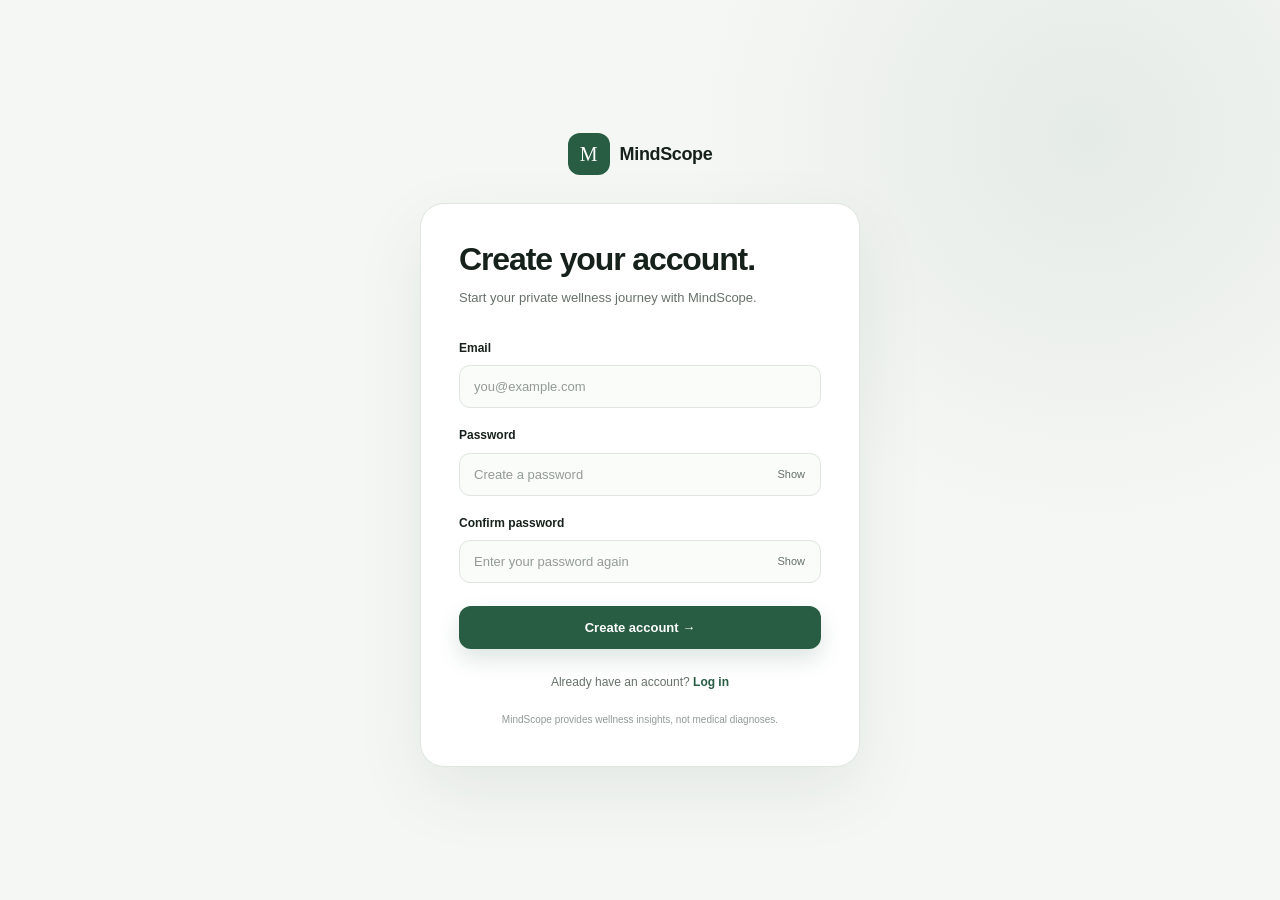
<file: templates/signup.html>
<!DOCTYPE html>
<html lang="en">

<head>

    <meta charset="UTF-8">

    <meta
        name="viewport"
        content="width=device-width, initial-scale=1.0"
    >

    <title>Create account — MindScope</title>

    <link
        rel="stylesheet"
        href="/static/css/style.css"
    >

    <link
        rel="stylesheet"
        href="/static/css/auth.css"
    >

</head>


<body>

    <main class="auth-page">

        <div class="auth-container">

            <a
                href="/"
                class="auth-brand"
            >

                <span class="auth-brand-mark">
                    M
                </span>

                <span class="auth-brand-name">
                    MindScope
                </span>

            </a>


            <section class="auth-card">

                <h1 class="auth-heading">
                    Create your account.
                </h1>

                <p class="auth-subtitle">
                    Start your private wellness
                    journey with MindScope.
                </p>


                <div
                    id="authMessage"
                    class="auth-message"
                    role="alert"
                ></div>


                <form
                    id="signupForm"
                    class="auth-form"
                >

                    <div class="auth-field">

                        <label for="email">
                            Email
                        </label>

                        <input
                            id="email"
                            name="email"
                            type="email"
                            placeholder="you@example.com"
                            autocomplete="email"
                            required
                        >

                    </div>


                    <div class="auth-field">

                        <label for="password">
                            Password
                        </label>

                        <div class="password-wrapper">

                            <input
                                id="password"
                                name="password"
                                type="password"
                                placeholder="Create a password"
                                autocomplete="new-password"
                                minlength="8"
                                required
                            >

                            <button
                                type="button"
                                class="password-toggle"
                                id="passwordToggle"
                            >
                                Show
                            </button>

                        </div>

                    </div>


                    <div class="auth-field">

                        <label for="confirmPassword">
                            Confirm password
                        </label>

                        <div class="password-wrapper">

                            <input
                                id="confirmPassword"
                                name="confirmPassword"
                                type="password"
                                placeholder="Enter your password again"
                                autocomplete="new-password"
                                minlength="8"
                                required
                            >

                            <button
                                type="button"
                                class="password-toggle"
                                id="confirmPasswordToggle"
                            >
                                Show
                            </button>

                        </div>

                    </div>


                    <button
                        type="submit"
                        class="auth-button"
                        id="signupButton"
                    >
                        Create account →
                    </button>

                </form>


                <p class="auth-switch">

                    Already have an account?

                    <a href="/login">
                        Log in
                    </a>

                </p>


                <p class="auth-note">
                    MindScope provides wellness insights,
                    not medical diagnoses.
                </p>

            </section>

        </div>

    </main>


    <script src="/static/js/signup.js"></script>

</body>

</html>
</file>
<file: static/css/style.css>
/* =========================================================
   MINDSCOPE
   Premium Student Mental Wellness Interface
   ========================================================= */

:root {
    --bg: #f7f8f4;
    --surface: #ffffff;
    --surface-soft: #eef3ed;

    --text: #17211b;
    --text-soft: #637067;
    --text-muted: #89938c;

    --green: #285c43;
    --green-dark: #183e2d;
    --green-light: #dce9df;

    --border: #dfe5df;

    --radius-sm: 12px;
    --radius-md: 20px;
    --radius-lg: 32px;

    --container: 1180px;
}


/* =========================================================
   RESET
   ========================================================= */

* {
    margin: 0;
    padding: 0;
    box-sizing: border-box;
}

html {
    scroll-behavior: smooth;
}

body {
    background: var(--bg);
    color: var(--text);

    font-family: "DM Sans", sans-serif;

    line-height: 1.6;
    overflow-x: hidden;
}

a {
    color: inherit;
    text-decoration: none;
}


/* =========================================================
   NAVBAR
   ========================================================= */

.navbar {
    width: min(var(--container), calc(100% - 48px));

    margin: 0 auto;

    height: 82px;

    display: flex;
    align-items: center;
    justify-content: space-between;

    border-bottom: 1px solid var(--border);
}

.brand {
    display: flex;
    align-items: center;
    gap: 10px;

    font-weight: 700;
    letter-spacing: -0.02em;
}

.brand-mark {
    width: 34px;
    height: 34px;

    display: grid;
    place-items: center;

    border-radius: 10px;

    background: var(--green);
    color: white;

    font-family: "Playfair Display", serif;
    font-size: 19px;
}

.brand-name {
    font-size: 17px;
}

.nav-links {
    display: flex;
    gap: 36px;

    color: var(--text-soft);
    font-size: 14px;
}

.nav-links a {
    transition: color 0.25s ease;
}

.nav-links a:hover {
    color: var(--green);
}

.nav-button {
    display: flex;
    align-items: center;
    gap: 10px;

    padding: 11px 17px;

    border: 1px solid var(--green);

    border-radius: 999px;

    color: var(--green);

    font-size: 14px;
    font-weight: 600;

    transition:
        background 0.25s ease,
        color 0.25s ease,
        transform 0.25s ease;
}

.nav-button:hover {
    background: var(--green);
    color: white;

    transform: translateY(-2px);
}


/* =========================================================
   HERO
   ========================================================= */

.hero {
    width: min(var(--container), calc(100% - 48px));

    min-height: 650px;

    margin: 0 auto;

    display: grid;
    grid-template-columns: 1fr 0.9fr;

    align-items: center;

    gap: 80px;
}

.hero-content {
    padding: 70px 0;
}

.eyebrow {
    display: inline-flex;
    align-items: center;
    gap: 9px;

    padding: 7px 12px;

    border: 1px solid var(--border);
    border-radius: 999px;

    background: rgba(255, 255, 255, 0.55);

    color: var(--green);

    font-size: 12px;
    font-weight: 600;

    letter-spacing: 0.06em;
    text-transform: uppercase;
}

.eyebrow-dot {
    width: 7px;
    height: 7px;

    border-radius: 50%;

    background: var(--green);
}

.hero h1 {
    max-width: 650px;

    margin-top: 25px;

    font-size: clamp(52px, 6vw, 78px);

    line-height: 1.02;

    letter-spacing: -0.055em;

    font-weight: 600;
}

.hero h1 span {
    display: block;

    color: var(--green);

    font-family: "Playfair Display", serif;

    font-weight: 500;
}

.hero-description {
    max-width: 570px;

    margin-top: 27px;

    color: var(--text-soft);

    font-size: 17px;

    line-height: 1.75;
}

.hero-actions {
    display: flex;
    align-items: center;
    gap: 14px;

    margin-top: 34px;
}

.primary-button {
    display: inline-flex;
    align-items: center;
    justify-content: center;
    gap: 13px;

    padding: 14px 21px;

    border-radius: 999px;

    background: var(--green);
    color: white;

    font-size: 14px;
    font-weight: 600;

    box-shadow: 0 12px 28px rgba(40, 92, 67, 0.16);

    transition:
        transform 0.25s ease,
        background 0.25s ease,
        box-shadow 0.25s ease;
}

.primary-button:hover {
    background: var(--green-dark);

    transform: translateY(-3px);

    box-shadow: 0 17px 35px rgba(40, 92, 67, 0.22);
}

.primary-button span {
    font-size: 18px;
}

.secondary-button {
    padding: 13px 20px;

    border: 1px solid var(--border);

    border-radius: 999px;

    color: var(--text-soft);

    font-size: 14px;
    font-weight: 600;

    transition:
        border 0.25s ease,
        color 0.25s ease;
}

.secondary-button:hover {
    border-color: var(--green);
    color: var(--green);
}

.hero-note {
    display: flex;
    align-items: center;
    gap: 8px;

    margin-top: 20px;

    color: var(--text-muted);

    font-size: 12px;
}


/* =========================================================
   HERO VISUAL
   ========================================================= */

.hero-visual {
    min-height: 500px;

    position: relative;

    display: grid;
    place-items: center;
}

.glow {
    position: absolute;

    border-radius: 50%;

    filter: blur(5px);
}

.glow-one {
    width: 360px;
    height: 360px;

    background: #e2eee4;
}

.glow-two {
    width: 180px;
    height: 180px;

    background: #d2e4d7;

    transform: translate(120px, -130px);
}

.wellness-card {
    position: relative;
    z-index: 2;

    width: 360px;

    padding: 27px;

    border: 1px solid rgba(255, 255, 255, 0.8);

    border-radius: 28px;

    background: rgba(255, 255, 255, 0.86);

    box-shadow:
        0 30px 70px rgba(36, 61, 47, 0.13),
        inset 0 1px 0 rgba(255, 255, 255, 0.9);

    backdrop-filter: blur(20px);
}

.card-header {
    display: flex;
    justify-content: space-between;
    align-items: flex-start;
}

.small-label {
    color: var(--text-muted);

    font-size: 10px;
    font-weight: 700;

    letter-spacing: 0.13em;
}

.card-header h3 {
    margin-top: 5px;

    font-size: 17px;
    font-weight: 600;
}

.card-icon {
    width: 36px;
    height: 36px;

    display: grid;
    place-items: center;

    border-radius: 11px;

    background: var(--green-light);

    color: var(--green);

    font-size: 16px;
}

.wellness-circle {
    width: 205px;
    height: 205px;

    margin: 30px auto;

    padding: 12px;

    border-radius: 50%;

    background:
        conic-gradient(
            var(--green) 0 74%,
            #dce7de 74% 100%
        );
}

.circle-inner {
    width: 100%;
    height: 100%;

    display: flex;
    flex-direction: column;
    align-items: center;
    justify-content: center;

    border-radius: 50%;

    background: white;
}

.circle-number {
    color: var(--green-dark);

    font-size: 45px;
    font-weight: 600;

    letter-spacing: -0.05em;
}

.circle-label {
    color: var(--text-muted);

    font-size: 11px;
}

.card-footer {
    display: flex;
    align-items: center;
    justify-content: space-between;

    padding-top: 18px;

    border-top: 1px solid var(--border);
}

.footer-item {
    display: flex;
    align-items: center;
    gap: 7px;

    color: var(--green);

    font-size: 12px;
    font-weight: 600;
}

.footer-dot {
    width: 7px;
    height: 7px;

    border-radius: 50%;

    background: var(--green);
}

.footer-text {
    color: var(--text-muted);

    font-size: 11px;
}

.floating-card {
    position: absolute;
    z-index: 3;

    display: flex;
    align-items: center;
    gap: 11px;

    padding: 13px 16px;

    border: 1px solid rgba(255, 255, 255, 0.8);

    border-radius: 15px;

    background: rgba(255, 255, 255, 0.9);

    box-shadow: 0 16px 35px rgba(38, 60, 48, 0.12);

    backdrop-filter: blur(14px);

    animation: float 5s ease-in-out infinite;
}

.floating-card span {
    display: block;

    color: var(--text-muted);

    font-size: 10px;
}

.floating-card strong {
    display: block;

    margin-top: 1px;

    color: var(--text);

    font-size: 13px;
}

.floating-icon {
    width: 32px;
    height: 32px;

    display: grid;
    place-items: center;

    border-radius: 10px;

    background: var(--surface-soft);

    color: var(--green);

    font-size: 14px;
}

.floating-card-one {
    top: 80px;
    left: 20px;
}

.floating-card-two {
    right: -15px;
    bottom: 90px;

    animation-delay: -2s;
}

@keyframes float {
    0%, 100% {
        transform: translateY(0);
    }

    50% {
        transform: translateY(-8px);
    }
}


/* =========================================================
   TRUST STRIP
   ========================================================= */

.trust-strip {
    width: min(var(--container), calc(100% - 48px));

    margin: 0 auto;

    padding: 28px 0;

    border-top: 1px solid var(--border);
    border-bottom: 1px solid var(--border);

    display: flex;
    align-items: center;
    justify-content: center;

    gap: 55px;
}

.trust-item {
    display: flex;
    align-items: baseline;
    gap: 9px;
}

.trust-item strong {
    color: var(--green);

    font-size: 20px;
    font-weight: 600;
}

.trust-item span {
    color: var(--text-muted);

    font-size: 12px;
}

.trust-line {
    width: 1px;
    height: 25px;

    background: var(--border);
}


/* =========================================================
   GENERAL SECTION
   ========================================================= */

.section {
    width: min(var(--container), calc(100% - 48px));

    margin: 0 auto;

    padding: 130px 0;
}

.section-heading {
    max-width: 680px;
}

.section-label {
    color: var(--green);

    font-size: 11px;
    font-weight: 700;

    letter-spacing: 0.13em;
}

.section-heading h2,
.about-content h2,
.final-cta h2 {
    margin-top: 15px;

    font-size: clamp(38px, 5vw, 58px);

    line-height: 1.08;

    letter-spacing: -0.045em;

    font-weight: 600;
}

.section-heading h2 em,
.about-content h2 em,
.final-cta h2 em {
    color: var(--green);

    font-family: "Playfair Display", serif;

    font-weight: 500;
}

.section-heading p {
    max-width: 580px;

    margin-top: 20px;

    color: var(--text-soft);

    font-size: 16px;
}


/* =========================================================
   STEPS
   ========================================================= */

.steps {
    display: grid;
    grid-template-columns: repeat(3, 1fr);

    gap: 18px;

    margin-top: 60px;
}

.step-card {
    position: relative;

    padding: 31px;

    min-height: 270px;

    border: 1px solid var(--border);

    border-radius: var(--radius-md);

    background: var(--surface);

    transition:
        transform 0.3s ease,
        box-shadow 0.3s ease;
}

.step-card:hover {
    transform: translateY(-6px);

    box-shadow: 0 20px 45px rgba(35, 60, 45, 0.08);
}

.step-number {
    color: var(--text-muted);

    font-size: 11px;
    font-weight: 700;
}

.step-icon {
    width: 44px;
    height: 44px;

    display: grid;
    place-items: center;

    margin-top: 35px;

    border-radius: 13px;

    background: var(--green-light);

    color: var(--green);

    font-size: 19px;
}

.step-card h3 {
    margin-top: 22px;

    font-size: 18px;
}

.step-card p {
    margin-top: 8px;

    color: var(--text-soft);

    font-size: 13px;

    line-height: 1.7;
}


/* =========================================================
   ABOUT
   ========================================================= */

.about-section {
    width: min(var(--container), calc(100% - 48px));

    margin: 0 auto;

    padding: 90px 0;

    display: grid;
    grid-template-columns: 1fr 0.8fr;

    gap: 100px;

    align-items: center;
}

.about-content p {
    max-width: 560px;

    margin-top: 22px;

    color: var(--text-soft);

    font-size: 15px;
}

.text-link {
    display: inline-flex;
    align-items: center;
    gap: 10px;

    margin-top: 28px;

    color: var(--green);

    font-size: 14px;
    font-weight: 700;
}

.text-link span {
    font-size: 18px;

    transition: transform 0.25s ease;
}

.text-link:hover span {
    transform: translateX(5px);
}

.about-panel {
    padding: 38px;

    border-radius: 28px;

    background: var(--green-dark);

    color: white;

    box-shadow: 0 25px 55px rgba(24, 62, 45, 0.16);
}

.about-panel-top {
    display: flex;
    justify-content: space-between;

    color: #a8bbae;

    font-size: 10px;
    font-weight: 700;

    letter-spacing: 0.12em;
}

.quote-mark {
    margin-top: 50px;

    font-family: "Playfair Display", serif;

    color: #9ab8a5;

    font-size: 70px;

    line-height: 0.5;
}

.about-panel p {
    margin-top: 25px;

    max-width: 400px;

    font-family: "Playfair Display", serif;

    font-size: 27px;

    line-height: 1.35;
}

.about-line {
    height: 1px;

    margin-top: 45px;

    background: rgba(255, 255, 255, 0.15);
}

.about-caption {
    display: block;

    margin-top: 15px;

    color: #a8bbae;

    font-size: 11px;
}


/* =========================================================
   PRIVACY
   ========================================================= */

.privacy-section {
    width: min(var(--container), calc(100% - 48px));

    margin: 60px auto;

    padding: 35px;

    display: flex;
    align-items: flex-start;
    gap: 25px;

    border: 1px solid var(--border);

    border-radius: 22px;

    background: var(--surface);
}

.privacy-icon {
    width: 42px;
    height: 42px;

    flex-shrink: 0;

    display: grid;
    place-items: center;

    border-radius: 12px;

    background: var(--green-light);

    color: var(--green);

    font-weight: 700;
}

.privacy-section h2 {
    margin-top: 5px;

    font-size: 20px;
}

.privacy-section p {
    max-width: 760px;

    margin-top: 7px;

    color: var(--text-soft);

    font-size: 13px;
}


/* =========================================================
   FINAL CTA
   ========================================================= */

.final-cta {
    width: min(900px, calc(100% - 48px));

    margin: 120px auto;

    padding: 85px 40px;

    text-align: center;

    border-radius: 35px;

    background: var(--surface-soft);
}

.final-cta p {
    margin-top: 18px;

    color: var(--text-soft);

    font-size: 15px;
}

.final-cta .primary-button {
    margin-top: 28px;
}


/* =========================================================
   FOOTER
   ========================================================= */

footer {
    width: min(var(--container), calc(100% - 48px));

    margin: 0 auto;

    padding: 35px 0;

    border-top: 1px solid var(--border);

    display: flex;
    align-items: center;
    justify-content: space-between;

    color: var(--text-muted);

    font-size: 11px;
}

.footer-brand {
    display: flex;
    align-items: center;
    gap: 9px;

    color: var(--text);

    font-size: 13px;
    font-weight: 700;
}

.footer-brand .brand-mark {
    width: 28px;
    height: 28px;

    border-radius: 8px;

    font-size: 15px;
}

.footer-copy {
    color: var(--text-muted);
}


/* =========================================================
   RESPONSIVE
   ========================================================= */

@media (max-width: 900px) {

    .nav-links {
        display: none;
    }

    .hero {
        grid-template-columns: 1fr;

        gap: 20px;

        padding-top: 40px;
    }

    .hero-content {
        padding: 30px 0 0;
    }

    .hero-visual {
        min-height: 470px;
    }

    .steps {
        grid-template-columns: 1fr;
    }

    .about-section {
        grid-template-columns: 1fr;

        gap: 50px;
    }

    .trust-strip {
        gap: 25px;
    }
}


@media (max-width: 600px) {

    .navbar {
        width: min(var(--container), calc(100% - 30px));
    }

    .nav-button {
        padding: 9px 13px;

        font-size: 12px;
    }

    .hero,
    .trust-strip,
    .section,
    .about-section,
    .privacy-section,
    footer {
        width: min(var(--container), calc(100% - 30px));
    }

    .hero h1 {
        font-size: 49px;
    }

    .hero-description {
        font-size: 15px;
    }

    .hero-actions {
        flex-direction: column;
        align-items: stretch;
    }

    .primary-button,
    .secondary-button {
        width: 100%;
    }

    .wellness-card {
        width: min(340px, 100%);
    }

    .floating-card-one {
        left: -5px;
    }

    .floating-card-two {
        right: -5px;
    }

    .trust-strip {
        flex-direction: column;

        align-items: flex-start;

        gap: 14px;
    }

    .trust-line {
        display: none;
    }

    .section {
        padding: 90px 0;
    }

    .about-section {
        padding: 50px 0;
    }

    .about-panel {
        padding: 28px;
    }

    .about-panel p {
        font-size: 23px;
    }

    .privacy-section {
        margin-top: 30px;

        padding: 25px;
    }

    .final-cta {
        width: calc(100% - 30px);

        padding: 65px 22px;

        margin: 80px auto;
    }

    footer {
        flex-direction: column;

        gap: 15px;

        text-align: center;
    }
}


/* =====================================================
   MINDSCOPE - FINAL UI POLISH
   ===================================================== */

:root {
    --ms-bg: #f5f7f4;
    --ms-surface: #ffffff;
    --ms-surface-soft: #edf3ee;

    --ms-primary: #285c43;
    --ms-primary-dark: #183e2d;
    --ms-primary-soft: #dce9df;

    --ms-text: #17211b;
    --ms-text-soft: #667169;
    --ms-text-muted: #929b95;

    --ms-border: #dfe5df;

    --ms-radius-sm: 10px;
    --ms-radius-md: 16px;
    --ms-radius-lg: 22px;

    --ms-shadow:
        0 12px 35px rgba(24, 62, 45, 0.07);

    --ms-transition:
        180ms ease;
}


/* =====================================================
   GLOBAL
   ===================================================== */

html {
    scroll-behavior: smooth;
}


body {
    background: var(--ms-bg);
    color: var(--ms-text);
    -webkit-font-smoothing: antialiased;
}


::selection {
    background: var(--ms-primary-soft);
    color: var(--ms-primary-dark);
}


/* =====================================================
   LINKS
   ===================================================== */

a {
    transition:
        color var(--ms-transition),
        background var(--ms-transition),
        border-color var(--ms-transition),
        transform var(--ms-transition);
}


/* =====================================================
   BUTTONS
   ===================================================== */

button,
.primary-button,
.secondary-button,
.new-assessment {
    transition:
        transform var(--ms-transition),
        background var(--ms-transition),
        box-shadow var(--ms-transition),
        border-color var(--ms-transition);
}


button:hover,
.primary-button:hover,
.secondary-button:hover,
.new-assessment:hover {
    transform: translateY(-1px);
}


button:active,
.primary-button:active,
.secondary-button:active {
    transform: translateY(0);
}


/* =====================================================
   CARDS
   ===================================================== */

.purpose-card,
.tech-card,
.model-card,
.architecture-section,
.disclaimer {
    transition:
        transform 220ms ease,
        box-shadow 220ms ease,
        border-color 220ms ease;
}


.purpose-card:hover,
.tech-card:hover {
    transform: translateY(-3px);

    box-shadow:
        0 14px 35px rgba(24, 62, 45, 0.07);
}


/* =====================================================
   INPUT FOCUS
   ===================================================== */

input:focus,
select:focus,
textarea:focus {
    outline: none;

    border-color: var(--ms-primary);

    box-shadow:
        0 0 0 3px rgba(40, 92, 67, 0.09);
}


/* =====================================================
   PAGE LOADING
   ===================================================== */

.page-loader {
    position: fixed;

    inset: 0;

    z-index: 9999;

    display: grid;

    place-items: center;

    background: var(--ms-bg);

    transition:
        opacity 350ms ease,
        visibility 350ms ease;
}


.page-loader.hidden {
    opacity: 0;

    visibility: hidden;

    pointer-events: none;
}


.loader-inner {
    display: flex;

    flex-direction: column;

    align-items: center;

    gap: 12px;
}


.loader-mark {
    width: 45px;
    height: 45px;

    display: grid;

    place-items: center;

    border-radius: 14px;

    background: var(--ms-primary);

    color: white;

    font-family: Georgia, serif;

    font-size: 20px;

    animation:
        loaderPulse 1.5s ease-in-out infinite;
}


.loader-text {
    color: var(--ms-text-soft);

    font-size: 10px;

    font-weight: 600;

    letter-spacing: .08em;

    text-transform: uppercase;
}


@keyframes loaderPulse {

    0%,
    100% {
        transform: scale(1);

        opacity: 1;
    }

    50% {
        transform: scale(.94);

        opacity: .75;
    }

}


/* =====================================================
   BUTTON SPINNER
   ===================================================== */

.button-spinner {
    width: 13px;
    height: 13px;

    display: inline-block;

    border: 2px solid currentColor;

    border-right-color: transparent;

    border-radius: 50%;

    animation:
        buttonSpin .65s linear infinite;
}


@keyframes buttonSpin {

    to {
        transform: rotate(360deg);
    }

}


/* =====================================================
   EMPTY STATES
   ===================================================== */

.empty-state {
    padding: 55px 25px;

    text-align: center;

    border: 1px dashed var(--ms-border);

    border-radius: var(--ms-radius-lg);

    background: var(--ms-surface);
}


.empty-icon {
    width: 48px;
    height: 48px;

    display: grid;

    place-items: center;

    margin: 0 auto;

    border-radius: 14px;

    background: var(--ms-surface-soft);

    color: var(--ms-primary);

    font-size: 20px;
}


.empty-state h3 {
    margin-top: 15px;

    font-size: 15px;
}


.empty-state p {
    max-width: 380px;

    margin: 7px auto 18px;

    color: var(--ms-text-soft);

    font-size: 11px;

    line-height: 1.7;
}


/* =====================================================
   SCROLLBAR
   ===================================================== */

::-webkit-scrollbar {
    width: 7px;
}


::-webkit-scrollbar-track {
    background: transparent;
}


::-webkit-scrollbar-thumb {
    background: #cbd5ce;

    border-radius: 999px;
}


::-webkit-scrollbar-thumb:hover {
    background: #aebbb3;
}


/* =====================================================
   LOGOUT
   ===================================================== */

.logout-button {
    width: 100%;

    padding: 10px 12px;

    border: 1px solid var(--ms-border);

    border-radius: 10px;

    background: transparent;

    color: var(--ms-text-soft);

    font-family: inherit;

    font-size: 11px;

    cursor: pointer;

    transition:
        background 180ms ease,
        color 180ms ease,
        border-color 180ms ease;
}


.logout-button:hover {
    background: #f8eeee;

    border-color: #ead4d4;

    color: #8b4444;
}


.logout-button:disabled {
    opacity: .6;

    cursor: not-allowed;
}


/* =====================================================
   REDUCED MOTION
   ===================================================== */

@media (prefers-reduced-motion: reduce) {

    html {
        scroll-behavior: auto;
    }


    *,
    *::before,
    *::after {
        animation-duration: .01ms !important;

        animation-iteration-count: 1 !important;

        transition-duration: .01ms !important;
    }

}
</file>
<file: static/css/about.css>
:root {
    --bg: #f5f7f3;
    --surface: #ffffff;
    --surface-soft: #edf3ee;

    --text: #17211b;
    --text-soft: #667169;
    --text-muted: #929b95;

    --green: #285c43;
    --green-dark: #183e2d;
    --green-light: #dce9df;

    --border: #dfe5df;

    --sidebar: 235px;
}


* {
    margin: 0;
    padding: 0;
    box-sizing: border-box;
}


body {
    min-height: 100vh;

    background: var(--bg);

    color: var(--text);

    font-family: "DM Sans", sans-serif;
}


a {
    color: inherit;
    text-decoration: none;
}


button {
    font: inherit;
}


/* =====================================================
   SIDEBAR
   ===================================================== */

.sidebar {
    position: fixed;

    inset: 0 auto 0 0;

    width: var(--sidebar);

    padding: 28px 20px;

    display: flex;
    flex-direction: column;

    background: white;

    border-right: 1px solid var(--border);
}


.brand {
    display: flex;

    align-items: center;

    gap: 10px;

    padding: 0 10px;

    font-size: 16px;

    font-weight: 700;
}


.brand-mark {
    width: 34px;
    height: 34px;

    display: grid;

    place-items: center;

    border-radius: 10px;

    background: var(--green);

    color: white;

    font-family: Georgia, serif;

    font-size: 18px;
}


.sidebar-nav {
    display: flex;

    flex-direction: column;

    gap: 5px;

    margin-top: 60px;
}


.nav-item {
    display: flex;

    align-items: center;

    gap: 13px;

    padding: 11px 12px;

    border-radius: 11px;

    color: var(--text-soft);

    font-size: 13px;

    font-weight: 600;
}


.nav-item span {
    width: 19px;

    text-align: center;
}


.nav-item:hover {
    background: var(--surface-soft);

    color: var(--green);
}


.nav-item.active {
    background: var(--green-light);

    color: var(--green);
}


.nav-divider {
    height: 1px;

    margin: 17px 12px;

    background: var(--border);
}


.sidebar-bottom {
    margin-top: auto;
}


.new-assessment {
    display: flex;

    align-items: center;

    justify-content: center;

    gap: 8px;

    padding: 12px;

    border-radius: 11px;

    background: var(--green);

    color: white;

    font-size: 12px;

    font-weight: 700;
}


.new-assessment:hover {
    background: var(--green-dark);
}


/* =====================================================
   MAIN
   ===================================================== */

.about-page {
    margin-left: var(--sidebar);

    max-width: 1400px;

    padding: 40px 55px 80px;
}


/* =====================================================
   TOPBAR
   ===================================================== */

.topbar {
    display: flex;

    align-items: flex-end;

    justify-content: space-between;

    margin-bottom: 35px;
}


.page-label,
.section-label {
    color: var(--green);

    font-size: 10px;

    font-weight: 700;

    letter-spacing: .14em;
}


.topbar h1 {
    margin-top: 6px;

    font-size: 34px;

    letter-spacing: -.04em;
}


.topbar p {
    max-width: 650px;

    margin-top: 7px;

    color: var(--text-soft);

    font-size: 12px;
}


.back-link {
    color: var(--green);

    font-size: 12px;

    font-weight: 700;
}


/* =====================================================
   HERO
   ===================================================== */

.about-hero {
    position: relative;

    min-height: 390px;

    display: flex;

    align-items: center;

    justify-content: space-between;

    gap: 50px;

    overflow: hidden;

    padding: 55px;

    border-radius: 26px;

    background: var(--green-dark);

    color: white;

    box-shadow:
        0 20px 50px rgba(24, 62, 45, .12);
}


.hero-copy {
    position: relative;

    z-index: 2;
}


.hero-label {
    color: #a9c1b0;

    font-size: 10px;

    font-weight: 700;

    letter-spacing: .14em;
}


.hero-copy h2 {
    max-width: 750px;

    margin-top: 10px;

    font-size: 45px;

    line-height: 1.04;

    letter-spacing: -.055em;
}


.hero-copy h2 em {
    color: #a8c6b0;

    font-family: Georgia, serif;

    font-weight: 400;
}


.hero-copy p {
    max-width: 650px;

    margin-top: 16px;

    color: #b7c6bc;

    font-size: 12px;

    line-height: 1.8;
}


.hero-actions {
    display: flex;

    gap: 10px;

    margin-top: 24px;
}


.primary-button,
.secondary-button {
    display: inline-flex;

    align-items: center;

    gap: 9px;

    padding: 12px 17px;

    border-radius: 999px;

    font-size: 10px;

    font-weight: 700;
}


.primary-button {
    background: white;

    color: var(--green-dark);
}


.secondary-button {
    border: 1px solid rgba(255,255,255,.25);

    color: white;
}


.primary-button:hover {
    transform: translateY(-1px);
}


.secondary-button:hover {
    background: rgba(255,255,255,.08);
}


/* =====================================================
   HERO VISUAL
   ===================================================== */

.hero-visual {
    position: relative;

    width: 290px;
    height: 290px;

    flex-shrink: 0;
}


.visual-ring {
    position: absolute;

    top: 50%;
    left: 50%;

    border: 1px solid rgba(255,255,255,.14);

    border-radius: 50%;

    transform: translate(-50%, -50%);
}


.ring-one {
    width: 90px;
    height: 90px;
}


.ring-two {
    width: 175px;
    height: 175px;
}


.ring-three {
    width: 275px;
    height: 275px;
}


.visual-core {
    position: absolute;

    top: 50%;
    left: 50%;

    width: 72px;
    height: 72px;

    display: grid;

    place-items: center;

    transform: translate(-50%, -50%);

    border-radius: 50%;

    background: #315f49;

    box-shadow:
        0 0 0 14px rgba(255,255,255,.04);
}


.visual-core span {
    font-family: Georgia, serif;

    font-size: 28px;
}


.visual-label {
    position: absolute;

    padding: 5px 8px;

    border: 1px solid rgba(255,255,255,.12);

    border-radius: 999px;

    background: rgba(255,255,255,.04);

    color: #a9b9ae;

    font-size: 7px;

    font-weight: 700;

    letter-spacing: .12em;
}


.label-one {
    top: 17px;
    left: 25px;
}


.label-two {
    right: 5px;
    top: 125px;
}


.label-three {
    bottom: 15px;
    left: 72px;
}


/* =====================================================
   SECTION COMMON
   ===================================================== */

.purpose-section,
.tech-section {
    margin-top: 70px;
}


.section-heading h2 {
    margin-top: 7px;

    font-size: 27px;

    letter-spacing: -.04em;
}


.section-heading h2 em {
    color: var(--green);

    font-family: Georgia, serif;

    font-weight: 400;
}


/* =====================================================
   PURPOSE
   ===================================================== */

.purpose-grid {
    display: grid;

    grid-template-columns: repeat(3, 1fr);

    gap: 15px;

    margin-top: 22px;
}


.purpose-card {
    position: relative;

    padding: 25px;

    min-height: 245px;

    border: 1px solid var(--border);

    border-radius: 19px;

    background: white;
}


.purpose-number {
    position: absolute;

    top: 20px;
    right: 20px;

    color: var(--text-muted);

    font-size: 9px;

    font-weight: 700;
}


.purpose-icon {
    width: 42px;
    height: 42px;

    display: grid;

    place-items: center;

    border-radius: 12px;

    background: var(--green-light);

    color: var(--green);

    font-size: 17px;
}


.purpose-card h3 {
    margin-top: 21px;

    font-size: 16px;
}


.purpose-card p {
    margin-top: 7px;

    color: var(--text-soft);

    font-size: 11px;

    line-height: 1.7;
}


/* =====================================================
   WORKFLOW
   ===================================================== */

.workflow-section {
    margin-top: 75px;

    display: grid;

    grid-template-columns: .8fr 1.2fr;

    gap: 80px;

    padding: 45px;

    border-radius: 25px;

    background: var(--surface-soft);
}


.workflow-copy h2 {
    margin-top: 8px;

    font-size: 35px;

    line-height: 1.08;

    letter-spacing: -.045em;
}


.workflow-copy h2 em {
    color: var(--green);

    font-family: Georgia, serif;

    font-weight: 400;
}


.workflow-copy p {
    max-width: 450px;

    margin-top: 12px;

    color: var(--text-soft);

    font-size: 11px;

    line-height: 1.8;
}


.workflow {
    display: flex;

    flex-direction: column;
}


.workflow-step {
    display: grid;

    grid-template-columns: 45px 1fr;

    gap: 15px;

    align-items: start;
}


.step-number {
    width: 36px;
    height: 36px;

    display: grid;

    place-items: center;

    border-radius: 11px;

    background: var(--green);

    color: white;

    font-size: 9px;

    font-weight: 700;
}


.step-content strong {
    font-size: 13px;
}


.step-content p {
    max-width: 470px;

    margin-top: 4px;

    color: var(--text-soft);

    font-size: 10px;

    line-height: 1.6;
}


.workflow-line {
    width: 1px;

    height: 25px;

    margin: 5px 0 5px 17px;

    background: #c6d5cb;
}


/* =====================================================
   MODEL
   ===================================================== */

.model-section {
    margin-top: 75px;
}


.model-header {
    max-width: 750px;
}


.model-header h2 {
    margin-top: 7px;

    font-size: 32px;

    letter-spacing: -.04em;
}


.model-header h2 em {
    color: var(--green);

    font-family: Georgia, serif;

    font-weight: 400;
}


.model-header p {
    margin-top: 9px;

    color: var(--text-soft);

    font-size: 11px;

    line-height: 1.7;
}


.model-card {
    margin-top: 25px;

    padding: 28px;

    border-radius: 20px;

    background: var(--green-dark);

    color: white;
}


.model-card-header {
    display: flex;

    align-items: center;

    justify-content: space-between;

    gap: 20px;
}


.model-card-header span {
    color: #a9c1b0;

    font-size: 8px;

    font-weight: 700;

    letter-spacing: .12em;
}


.model-card-header h3 {
    margin-top: 5px;

    font-size: 18px;
}


.model-badge {
    padding: 9px 11px;

    border: 1px solid rgba(255,255,255,.2);

    border-radius: 9px;

    color: #b5c5bb;

    font-family: monospace;

    font-size: 10px;

    font-weight: 700;
}


.model-details {
    display: grid;

    grid-template-columns: repeat(3, 1fr);

    gap: 10px;

    margin-top: 25px;
}


.model-detail {
    padding: 17px;

    border: 1px solid rgba(255,255,255,.1);

    border-radius: 13px;

    background: rgba(255,255,255,.04);
}


.model-detail span {
    display: block;

    color: #9daf a4;

    font-size: 8px;

    font-weight: 700;

    letter-spacing: .1em;
}


.model-detail strong {
    display: block;

    margin-top: 5px;

    font-size: 11px;
}


/* =====================================================
   TECH
   ===================================================== */

.tech-grid {
    display: grid;

    grid-template-columns: repeat(4, 1fr);

    gap: 14px;

    margin-top: 22px;
}


.tech-card {
    position: relative;

    padding: 23px;

    min-height: 210px;

    border: 1px solid var(--border);

    border-radius: 18px;

    background: white;
}


.tech-number {
    position: absolute;

    top: 18px;
    right: 18px;

    color: var(--text-muted);

    font-size: 8px;
}


.tech-icon {
    width: 44px;
    height: 44px;

    display: grid;

    place-items: center;

    border-radius: 12px;

    background: var(--green-light);

    color: var(--green);

    font-family: monospace;

    font-size: 10px;

    font-weight: 700;
}


.tech-card h3 {
    margin-top: 20px;

    font-size: 15px;
}


.tech-card p {
    margin-top: 6px;

    color: var(--text-soft);

    font-size: 10px;

    line-height: 1.7;
}


/* =====================================================
   ARCHITECTURE
   ===================================================== */

.architecture-section {
    margin-top: 75px;

    display: grid;

    grid-template-columns: .9fr 1.1fr;

    gap: 70px;

    align-items: center;

    padding: 40px;

    border-radius: 24px;

    background: white;

    border: 1px solid var(--border);
}


.architecture-copy h2 {
    margin-top: 8px;

    font-size: 31px;

    line-height: 1.08;

    letter-spacing: -.04em;
}


.architecture-copy h2 em {
    color: var(--green);

    font-family: Georgia, serif;

    font-weight: 400;
}


.architecture-copy p {
    max-width: 430px;

    margin-top: 10px;

    color: var(--text-soft);

    font-size: 11px;

    line-height: 1.7;
}


.architecture-code {
    padding: 10px 20px;

    border-radius: 15px;

    background: var(--green-dark);

    color: white;
}


.code-line {
    display: grid;

    grid-template-columns: 35px 1fr auto;

    align-items: center;

    gap: 10px;

    padding: 13px 0;

    border-bottom: 1px solid rgba(255,255,255,.1);
}


.code-line:last-child {
    border-bottom: none;
}


.code-line span {
    color: #7f9c89;

    font-family: monospace;

    font-size: 8px;
}


.code-line strong {
    font-family: monospace;

    font-size: 10px;
}


.code-line small {
    color: #9eafa4;

    font-size: 9px;
}


/* =====================================================
   LIMITATIONS
   ===================================================== */

.limitations-section {
    margin-top: 75px;

    display: grid;

    grid-template-columns: .75fr 1.25fr;

    gap: 70px;
}


.limitations-section h2 {
    max-width: 390px;

    margin-top: 8px;

    font-size: 32px;

    line-height: 1.08;

    letter-spacing: -.04em;
}


.limitations-section h2 em {
    color: var(--green);

    font-family: Georgia, serif;

    font-weight: 400;
}


.limitations-list {
    display: flex;

    flex-direction: column;
}


.limitation {
    display: grid;

    grid-template-columns: 40px 1fr;

    gap: 15px;

    padding: 17px 0;

    border-bottom: 1px solid var(--border);
}


.limitation:first-child {
    padding-top: 0;
}


.limitation:last-child {
    border-bottom: none;
}


.limitation > span {
    color: var(--green);

    font-size: 9px;

    font-weight: 700;
}


.limitation p {
    color: var(--text-soft);

    font-size: 11px;

    line-height: 1.7;
}


/* =====================================================
   PROJECT STATEMENT
   ===================================================== */

.project-statement {
    display: flex;

    align-items: center;

    gap: 25px;

    margin-top: 75px;

    padding: 40px;

    border-radius: 23px;

    background: var(--green-dark);

    color: white;
}


.statement-mark {
    width: 55px;
    height: 55px;

    flex-shrink: 0;

    display: grid;

    place-items: center;

    border-radius: 16px;

    background: #315f49;

    font-family: Georgia, serif;

    font-size: 23px;
}


.project-statement > div > span {
    color: #a9c1b0;

    font-size: 8px;

    font-weight: 700;

    letter-spacing: .13em;
}


.project-statement h2 {
    max-width: 900px;

    margin-top: 7px;

    font-size: 24px;

    line-height: 1.25;

    letter-spacing: -.03em;
}


.project-statement h2 em {
    color: #a8c6b0;

    font-family: Georgia, serif;

    font-weight: 400;
}


/* =====================================================
   DISCLAIMER
   ===================================================== */

.disclaimer {
    display: flex;

    gap: 12px;

    margin-top: 30px;

    padding: 17px;

    border-radius: 14px;

    background: var(--surface-soft);
}


.disclaimer-icon {
    width: 22px;
    height: 22px;

    flex-shrink: 0;

    display: grid;

    place-items: center;

    border-radius: 50%;

    background: var(--green);

    color: white;

    font-size: 10px;
}


.disclaimer strong {
    font-size: 11px;
}


.disclaimer p {
    max-width: 900px;

    margin-top: 4px;

    color: var(--text-soft);

    font-size: 10px;

    line-height: 1.7;
}


/* =====================================================
   RESPONSIVE
   ===================================================== */

@media (max-width: 1050px) {

    :root {
        --sidebar: 195px;
    }


    .about-page {
        padding: 35px 30px;
    }


    .hero-copy h2 {
        font-size: 38px;
    }


    .tech-grid {
        grid-template-columns: repeat(2, 1fr);
    }

}


@media (max-width: 800px) {

    .sidebar {
        position: static;

        width: 100%;

        padding: 18px;

        border-right: none;

        border-bottom: 1px solid var(--border);
    }


    .sidebar-nav {
        flex-direction: row;

        overflow-x: auto;

        margin-top: 20px;
    }


    .nav-divider,
    .sidebar-bottom {
        display: none;
    }


    .about-page {
        margin-left: 0;

        padding: 25px 18px 60px;
    }


    .topbar {
        align-items: flex-start;

        flex-direction: column;

        gap: 15px;
    }


    .about-hero {
        padding: 32px;
    }


    .hero-copy h2 {
        font-size: 34px;
    }


    .hero-visual {
        display: none;
    }


    .purpose-grid {
        grid-template-columns: 1fr;
    }


    .workflow-section {
        grid-template-columns: 1fr;

        gap: 40px;

        padding: 30px;
    }


    .model-details {
        grid-template-columns: 1fr;
    }


    .architecture-section {
        grid-template-columns: 1fr;

        gap: 35px;

        padding: 30px;
    }


    .limitations-section {
        grid-template-columns: 1fr;

        gap: 35px;
    }


    .project-statement {
        padding: 30px;
    }

}


@media (max-width: 500px) {

    .about-hero {
        padding: 28px;
    }


    .hero-copy h2 {
        font-size: 30px;
    }


    .hero-actions {
        flex-direction: column;

        align-items: flex-start;
    }


    .tech-grid {
        grid-template-columns: 1fr;
    }


    .model-card {
        padding: 23px;
    }


    .project-statement {
        align-items: flex-start;

        flex-direction: column;
    }

}

.reveal {
    opacity: 0;

    transform: translateY(15px);

    transition:
        opacity .6s ease,
        transform .6s ease;
}


.reveal.visible {
    opacity: 1;

    transform: translateY(0);
}
</file>
<file: static/css/assessment.css>
:root {
    --bg: #f7f8f4;
    --surface: #ffffff;
    --surface-soft: #eef3ed;

    --text: #17211b;
    --text-soft: #637067;
    --text-muted: #89938c;

    --green: #285c43;
    --green-dark: #183e2d;
    --green-light: #dce9df;

    --border: #dfe5df;

    --radius: 18px;
    --container: 900px;
}


* {
    margin: 0;
    padding: 0;
    box-sizing: border-box;
}


body {
    background: var(--bg);
    color: var(--text);

    font-family: "DM Sans", sans-serif;

    line-height: 1.6;
}


button,
input,
select {
    font: inherit;
}


button {
    cursor: pointer;
}


a {
    color: inherit;
    text-decoration: none;
}


/* =========================================================
   NAVIGATION
   ========================================================= */

.assessment-nav {
    width: min(1180px, calc(100% - 48px));

    height: 82px;

    margin: auto;

    display: flex;
    align-items: center;
    justify-content: space-between;

    border-bottom: 1px solid var(--border);
}


.brand {
    display: flex;
    align-items: center;
    gap: 10px;

    font-weight: 700;
}


.brand-mark {
    width: 34px;
    height: 34px;

    display: grid;
    place-items: center;

    border-radius: 10px;

    background: var(--green);
    color: white;

    font-family: Georgia, serif;
}


.progress-wrapper {
    width: 180px;

    display: flex;
    flex-direction: column;
    gap: 6px;
}


.progress-wrapper > span {
    color: var(--text-muted);

    font-size: 10px;
    font-weight: 700;

    text-align: center;

    letter-spacing: 0.08em;
    text-transform: uppercase;
}


.progress-track {
    width: 100%;
    height: 4px;

    overflow: hidden;

    border-radius: 999px;

    background: var(--border);
}


.progress-bar {
    width: 33.333%;

    height: 100%;

    border-radius: inherit;

    background: var(--green);

    transition: width 0.4s ease;
}


.exit-link {
    color: var(--text-muted);

    font-size: 13px;
}


.exit-link:hover {
    color: var(--green);
}


.assessment-actions {
    display: flex;
    align-items: center;
    gap: 12px;
}


.assessment-actions .logout-button {
    width: auto;
    min-width: 86px;
}


/* =========================================================
   PAGE
   ========================================================= */

.assessment-page {
    padding: 70px 20px 100px;
}


.assessment-container {
    width: min(var(--container), 100%);

    margin: auto;
}


.assessment-intro {
    max-width: 650px;

    text-align: center;

    margin: 0 auto;
}


.section-label,
.step-heading > span {
    color: var(--green);

    font-size: 10px;
    font-weight: 700;

    letter-spacing: 0.14em;
}


.assessment-intro h1 {
    margin-top: 14px;

    font-size: clamp(40px, 6vw, 60px);

    line-height: 1.05;

    letter-spacing: -0.045em;
}


.assessment-intro h1 em {
    color: var(--green);

    font-family: Georgia, serif;

    font-weight: 400;
}


.assessment-intro p {
    max-width: 570px;

    margin: 20px auto 0;

    color: var(--text-soft);

    font-size: 15px;
}


/* =========================================================
   STEPPER
   ========================================================= */

.stepper {
    width: min(650px, 100%);

    margin: 55px auto 45px;

    display: flex;
    align-items: center;
}


.step {
    display: flex;
    align-items: center;
    gap: 9px;

    color: var(--text-muted);

    white-space: nowrap;
}


.step span {
    width: 31px;
    height: 31px;

    display: grid;
    place-items: center;

    border: 1px solid var(--border);

    border-radius: 50%;

    background: white;

    font-size: 10px;
    font-weight: 700;
}


.step p {
    font-size: 11px;
    font-weight: 600;
}


.step.active {
    color: var(--green);
}


.step.active span {
    border-color: var(--green);

    background: var(--green);

    color: white;
}


.step-line {
    flex: 1;

    height: 1px;

    margin: 0 14px;

    background: var(--border);
}


/* =========================================================
   FORM CARD
   ========================================================= */

.form-step {
    display: none;

    padding: 45px;

    border: 1px solid var(--border);

    border-radius: 28px;

    background: var(--surface);

    box-shadow: 0 20px 60px rgba(30, 55, 40, 0.06);

    animation: stepIn 0.35s ease;
}


.form-step.active {
    display: block;
}


@keyframes stepIn {

    from {
        opacity: 0;
        transform: translateY(10px);
    }

    to {
        opacity: 1;
        transform: translateY(0);
    }

}


.step-heading h2 {
    margin-top: 9px;

    font-size: 27px;

    line-height: 1.2;

    letter-spacing: -0.025em;
}


.step-heading p {
    margin-top: 8px;

    color: var(--text-soft);

    font-size: 13px;
}


/* =========================================================
   FORM GRID
   ========================================================= */

.form-grid {
    display: grid;

    grid-template-columns: repeat(2, 1fr);

    gap: 24px 20px;

    margin-top: 38px;
}


.form-group {
    display: flex;
    flex-direction: column;
}


.form-group.full {
    grid-column: 1 / -1;
}


.form-group > label {
    margin-bottom: 8px;

    color: var(--text);

    font-size: 12px;
    font-weight: 700;
}


.form-group input,
.form-group select {
    width: 100%;

    height: 49px;

    padding: 0 14px;

    border: 1px solid var(--border);

    border-radius: 11px;

    outline: none;

    background: #fbfcfa;

    color: var(--text);

    font-size: 13px;

    transition:
        border 0.2s ease,
        box-shadow 0.2s ease;
}


.form-group input:focus,
.form-group select:focus {
    border-color: var(--green);

    box-shadow: 0 0 0 3px rgba(40, 92, 67, 0.08);
}


.form-group input::placeholder {
    color: #a6aea8;
}


.form-group small {
    margin-top: 6px;

    color: var(--text-muted);

    font-size: 10px;
}


/* =========================================================
   INPUT UNITS
   ========================================================= */

.input-with-unit {
    position: relative;
}


.input-with-unit input {
    padding-right: 65px;
}


.input-with-unit span {
    position: absolute;

    right: 14px;
    top: 50%;

    transform: translateY(-50%);

    color: var(--text-muted);

    font-size: 11px;
}


/* =========================================================
   STRESS OPTIONS
   ========================================================= */

.stress-options {
    display: grid;

    grid-template-columns: repeat(2, 1fr);

    gap: 10px;
}


.stress-option {
    position: relative;

    cursor: pointer;
}


.stress-option input {
    position: absolute;

    opacity: 0;
}


.stress-card {
    display: block;

    padding: 16px;

    border: 1px solid var(--border);

    border-radius: 13px;

    background: #fbfcfa;

    transition:
        border 0.2s ease,
        background 0.2s ease,
        transform 0.2s ease;
}


.stress-card strong {
    display: block;

    font-size: 13px;
}


.stress-card small {
    display: block;

    margin-top: 3px;

    color: var(--text-muted);

    font-size: 10px;
}


.stress-option input:checked + .stress-card {
    border-color: var(--green);

    background: var(--green-light);

    color: var(--green-dark);
}


.stress-option:hover .stress-card {
    transform: translateY(-2px);
}


/* =========================================================
   DISCLAIMER
   ========================================================= */

.disclaimer {
    display: flex;
    align-items: flex-start;
    gap: 12px;

    margin-top: 30px;

    padding: 15px;

    border-radius: 13px;

    background: var(--surface-soft);
}


.disclaimer-icon {
    width: 22px;
    height: 22px;

    flex-shrink: 0;

    display: grid;
    place-items: center;

    border-radius: 50%;

    background: var(--green);

    color: white;

    font-size: 11px;
}


.disclaimer p {
    color: var(--text-soft);

    font-size: 11px;

    line-height: 1.6;
}


/* =========================================================
   ACTIONS
   ========================================================= */

.step-actions {
    display: flex;
    align-items: center;
    justify-content: space-between;

    margin-top: 40px;
}


.next-button,
.submit-button {
    display: inline-flex;
    align-items: center;
    gap: 11px;

    padding: 13px 20px;

    border: none;

    border-radius: 999px;

    background: var(--green);

    color: white;

    font-size: 13px;
    font-weight: 700;

    transition:
        background 0.2s ease,
        transform 0.2s ease;
}


.next-button:hover,
.submit-button:hover {
    background: var(--green-dark);

    transform: translateY(-2px);
}


.back-button {
    padding: 12px 4px;

    border: none;

    background: transparent;

    color: var(--text-soft);

    font-size: 13px;
    font-weight: 600;
}


.back-button:hover {
    color: var(--green);
}


/* =========================================================
   LOADING
   ========================================================= */

.loading-state,
.error-state {
    display: none;

    padding: 80px 30px;

    text-align: center;

    border: 1px solid var(--border);

    border-radius: 28px;

    background: white;
}


.loading-state.active,
.error-state.active {
    display: block;
}


.loader {
    width: 44px;
    height: 44px;

    margin: 0 auto 25px;

    border: 3px solid var(--green-light);

    border-top-color: var(--green);

    border-radius: 50%;

    animation: spin 0.8s linear infinite;
}


@keyframes spin {
    to {
        transform: rotate(360deg);
    }
}


.loading-state h2,
.error-state h2 {
    font-size: 21px;
}


.loading-state p,
.error-state p {
    margin-top: 7px;

    color: var(--text-soft);

    font-size: 13px;
}


.error-icon {
    width: 45px;
    height: 45px;

    display: grid;
    place-items: center;

    margin: 0 auto 20px;

    border-radius: 50%;

    background: #f3e6e1;

    color: #9b4f35;

    font-weight: 700;
}


/* =========================================================
   RESPONSIVE
   ========================================================= */

@media (max-width: 700px) {

    .assessment-nav {
        width: calc(100% - 30px);
    }

    .progress-wrapper {
        width: 120px;
    }

    .exit-link {
        display: none;
    }

    .assessment-page {
        padding-top: 45px;
    }

    .stepper {
        margin-top: 40px;
    }

    .step p {
        display: none;
    }

    .form-step {
        padding: 28px 22px;

        border-radius: 22px;
    }

    .form-grid {
        grid-template-columns: 1fr;
    }

    .form-group.full {
        grid-column: auto;
    }

    .stress-options {
        grid-template-columns: 1fr;
    }

    .step-heading h2 {
        font-size: 23px;
    }

}


@media (max-width: 450px) {

    .brand {
        font-size: 14px;
    }

    .brand-mark {
        width: 30px;
        height: 30px;
    }

    .assessment-intro h1 {
        font-size: 40px;
    }

    .stepper {
        margin-bottom: 30px;
    }

    .step-line {
        margin: 0 7px;
    }

}
</file>
<file: static/css/auth.css>
/* =====================================================
   MINDSCOPE AUTHENTICATION
   ===================================================== */

.auth-page {
    min-height: 100vh;

    display: flex;
    align-items: center;
    justify-content: center;

    padding: 40px 20px;

    background:
        radial-gradient(
            circle at 85% 15%,
            rgba(40, 92, 67, 0.08),
            transparent 30%
        ),
        var(--ms-bg);
}


.auth-container {
    width: 100%;
    max-width: 440px;
}


.auth-brand {
    display: flex;
    align-items: center;
    justify-content: center;

    gap: 10px;

    margin-bottom: 28px;

    text-decoration: none;

    color: var(--ms-text);
}


.auth-brand-mark {
    width: 42px;
    height: 42px;

    display: grid;
    place-items: center;

    border-radius: 12px;

    background: var(--ms-primary);

    color: white;

    font-family: Georgia, serif;

    font-size: 20px;
}


.auth-brand-name {
    font-size: 18px;

    font-weight: 700;

    letter-spacing: -0.02em;
}


.auth-card {
    padding: 38px;

    background: var(--ms-surface);

    border: 1px solid var(--ms-border);

    border-radius: 24px;

    box-shadow:
        0 25px 70px rgba(24, 62, 45, 0.08);
}


.auth-heading {
    margin: 0;

    color: var(--ms-text);

    font-size: 32px;

    line-height: 1.1;

    letter-spacing: -0.035em;
}


.auth-subtitle {
    margin: 10px 0 30px;

    color: var(--ms-text-soft);

    font-size: 13px;

    line-height: 1.7;
}


.auth-form {
    display: flex;

    flex-direction: column;

    gap: 18px;
}


.auth-field {
    display: flex;

    flex-direction: column;

    gap: 7px;
}


.auth-field label {
    color: var(--ms-text);

    font-size: 12px;

    font-weight: 600;
}


.auth-field input {
    width: 100%;

    box-sizing: border-box;

    padding: 13px 14px;

    border: 1px solid var(--ms-border);

    border-radius: 11px;

    background: #fafcf9;

    color: var(--ms-text);

    font-family: inherit;

    font-size: 13px;

    transition:
        border-color 180ms ease,
        box-shadow 180ms ease,
        background 180ms ease;
}


.auth-field input::placeholder {
    color: var(--ms-text-muted);
}


.auth-field input:focus {
    background: white;

    border-color: var(--ms-primary);

    box-shadow:
        0 0 0 3px rgba(40, 92, 67, 0.08);
}


.password-wrapper {
    position: relative;
}


.password-wrapper input {
    padding-right: 70px;
}


.password-toggle {
    position: absolute;

    top: 50%;
    right: 10px;

    transform: translateY(-50%);

    border: 0;

    background: transparent;

    color: var(--ms-text-soft);

    font-size: 11px;

    cursor: pointer;

    padding: 6px;
}


.password-toggle:hover {
    color: var(--ms-primary);

    transform: translateY(-50%);
}


.auth-button {
    width: 100%;

    margin-top: 5px;

    padding: 14px 18px;

    border: 0;

    border-radius: 12px;

    background: var(--ms-primary);

    color: white;

    font-family: inherit;

    font-size: 13px;

    font-weight: 700;

    cursor: pointer;

    box-shadow:
        0 10px 22px rgba(40, 92, 67, 0.16);
}


.auth-button:hover {
    background: var(--ms-primary-dark);

    transform: translateY(-1px);
}


.auth-button:disabled {
    opacity: 0.65;

    cursor: not-allowed;

    transform: none;
}


.auth-message {
    display: none;

    padding: 11px 13px;

    border-radius: 10px;

    font-size: 11px;

    line-height: 1.5;
}


.auth-message.show {
    display: block;
}


.auth-message.error {
    background: #fff1f1;

    color: #9b3c3c;

    border: 1px solid #f2d2d2;
}


.auth-message.success {
    background: #edf7f0;

    color: var(--ms-primary-dark);

    border: 1px solid #d5e8da;
}


.auth-switch {
    margin: 24px 0 0;

    text-align: center;

    color: var(--ms-text-soft);

    font-size: 12px;
}


.auth-switch a {
    color: var(--ms-primary);

    font-weight: 700;

    text-decoration: none;
}


.auth-switch a:hover {
    text-decoration: underline;
}


.auth-note {
    margin-top: 20px;

    color: var(--ms-text-muted);

    text-align: center;

    font-size: 10px;

    line-height: 1.6;
}


@media (max-width: 520px) {

    .auth-page {
        padding: 25px 15px;
    }


    .auth-card {
        padding: 28px 22px;

        border-radius: 20px;
    }


    .auth-heading {
        font-size: 28px;
    }

}
</file>
<file: static/css/resources.css>
:root {
    --bg: #f5f7f3;
    --surface: #ffffff;
    --surface-soft: #edf3ee;

    --text: #17211b;
    --text-soft: #667169;
    --text-muted: #929b95;

    --green: #285c43;
    --green-dark: #183e2d;
    --green-light: #dce9df;

    --border: #dfe5df;

    --sidebar: 235px;
}


* {
    margin: 0;
    padding: 0;
    box-sizing: border-box;
}


body {
    min-height: 100vh;

    background: var(--bg);

    color: var(--text);

    font-family: "DM Sans", sans-serif;
}


a {
    color: inherit;

    text-decoration: none;
}


button {
    font: inherit;
}


/* =====================================================
   SIDEBAR
   ===================================================== */

.sidebar {
    position: fixed;

    inset: 0 auto 0 0;

    width: var(--sidebar);

    padding: 28px 20px;

    display: flex;
    flex-direction: column;

    background: white;

    border-right: 1px solid var(--border);
}


.brand {
    display: flex;

    align-items: center;

    gap: 10px;

    padding: 0 10px;

    font-size: 16px;

    font-weight: 700;
}


.brand-mark {
    width: 34px;
    height: 34px;

    display: grid;

    place-items: center;

    border-radius: 10px;

    background: var(--green);

    color: white;

    font-family: Georgia, serif;

    font-size: 18px;
}


.sidebar-nav {
    display: flex;

    flex-direction: column;

    gap: 5px;

    margin-top: 60px;
}


.nav-item {
    display: flex;

    align-items: center;

    gap: 13px;

    padding: 11px 12px;

    border-radius: 11px;

    color: var(--text-soft);

    font-size: 13px;

    font-weight: 600;
}


.nav-item span {
    width: 19px;

    text-align: center;
}


.nav-item:hover {
    background: var(--surface-soft);

    color: var(--green);
}


.nav-item.active {
    background: var(--green-light);

    color: var(--green);
}


.nav-divider {
    height: 1px;

    margin: 17px 12px;

    background: var(--border);
}


.sidebar-bottom {
    margin-top: auto;
}


.new-assessment {
    display: flex;

    align-items: center;

    justify-content: center;

    gap: 8px;

    padding: 12px;

    border-radius: 11px;

    background: var(--green);

    color: white;

    font-size: 12px;

    font-weight: 700;
}


.new-assessment:hover {
    background: var(--green-dark);
}


/* =====================================================
   MAIN
   ===================================================== */

.resources-page {
    margin-left: var(--sidebar);

    max-width: 1400px;

    padding: 40px 55px 80px;
}


/* =====================================================
   TOPBAR
   ===================================================== */

.topbar {
    display: flex;

    align-items: flex-end;

    justify-content: space-between;

    margin-bottom: 35px;
}


.page-label,
.section-label {
    color: var(--green);

    font-size: 10px;

    font-weight: 700;

    letter-spacing: .14em;
}


.topbar h1 {
    margin-top: 6px;

    font-size: 34px;

    letter-spacing: -.04em;
}


.topbar p {
    max-width: 600px;

    margin-top: 7px;

    color: var(--text-soft);

    font-size: 12px;
}


.back-link {
    color: var(--green);

    font-size: 12px;

    font-weight: 700;
}


/* =====================================================
   HERO
   ===================================================== */

.resource-hero {
    position: relative;

    min-height: 300px;

    display: flex;

    align-items: center;

    justify-content: space-between;

    gap: 40px;

    overflow: hidden;

    padding: 45px;

    border-radius: 25px;

    background: var(--green-dark);

    color: white;

    box-shadow:
        0 20px 50px rgba(24, 62, 45, .12);
}


.hero-copy {
    position: relative;

    z-index: 2;
}


.hero-label {
    color: #a9c1b0;

    font-size: 10px;

    font-weight: 700;

    letter-spacing: .14em;
}


.hero-copy h2 {
    max-width: 700px;

    margin-top: 9px;

    font-size: 42px;

    line-height: 1.05;

    letter-spacing: -.05em;
}


.hero-copy h2 em {
    color: #a8c6b0;

    font-family: Georgia, serif;

    font-weight: 400;
}


.hero-copy p {
    max-width: 570px;

    margin-top: 14px;

    color: #b8c7bd;

    font-size: 12px;

    line-height: 1.7;
}


/* =====================================================
   HERO DECORATION
   ===================================================== */

.hero-decoration {
    position: relative;

    width: 230px;
    height: 230px;

    flex-shrink: 0;
}


.orbit {
    position: absolute;

    inset: 50%;

    border: 1px solid rgba(255,255,255,.15);

    border-radius: 50%;

    transform: translate(-50%, -50%);
}


.orbit-one {
    width: 90px;
    height: 90px;
}


.orbit-two {
    width: 150px;
    height: 150px;
}


.orbit-three {
    width: 220px;
    height: 220px;
}


.orbit-center {
    position: absolute;

    top: 50%;
    left: 50%;

    width: 58px;
    height: 58px;

    display: grid;

    place-items: center;

    transform: translate(-50%, -50%);

    border-radius: 50%;

    background: #315f49;

    color: white;

    font-family: Georgia, serif;

    font-size: 24px;

    box-shadow:
        0 0 0 10px rgba(255,255,255,.04);
}


/* =====================================================
   RESOURCE SECTION
   ===================================================== */

.resource-section {
    margin-top: 65px;
}


.section-heading {
    display: flex;

    align-items: flex-end;

    justify-content: space-between;

    gap: 30px;

    margin-bottom: 21px;
}


.section-heading h2 {
    margin-top: 6px;

    font-size: 25px;

    letter-spacing: -.035em;
}


.section-heading > p {
    max-width: 400px;

    color: var(--text-soft);

    font-size: 11px;

    text-align: right;
}


/* =====================================================
   RESOURCE GRID
   ===================================================== */

.resource-grid {
    display: grid;

    grid-template-columns: repeat(3, 1fr);

    gap: 15px;
}


.resource-card {
    padding: 24px;

    min-height: 275px;

    display: flex;

    flex-direction: column;

    border: 1px solid var(--border);

    border-radius: 19px;

    background: white;

    transition:
        transform .25s ease,
        box-shadow .25s ease;
}


.resource-card:hover {
    transform: translateY(-4px);

    box-shadow:
        0 16px 35px rgba(30,55,40,.07);
}


.resource-top {
    display: flex;

    align-items: flex-start;

    justify-content: space-between;
}


.resource-icon {
    width: 42px;
    height: 42px;

    display: grid;

    place-items: center;

    border-radius: 12px;

    background: var(--green-light);

    color: var(--green);

    font-size: 17px;
}


.resource-top > span {
    color: var(--text-muted);

    font-size: 9px;

    font-weight: 700;
}


.resource-label {
    display: block;

    margin-top: 22px;

    color: var(--text-muted);

    font-size: 9px;

    font-weight: 700;

    letter-spacing: .13em;
}


.resource-card h3 {
    margin-top: 5px;

    font-size: 17px;

    line-height: 1.25;

    letter-spacing: -.02em;
}


.resource-card p {
    margin-top: 8px;

    color: var(--text-soft);

    font-size: 11px;

    line-height: 1.7;
}


.resource-link {
    width: fit-content;

    margin-top: auto;
    padding-top: 18px;

    border: none;

    background: transparent;

    color: var(--green);

    font-size: 10px;

    font-weight: 700;

    cursor: pointer;
}


.resource-link:hover {
    color: var(--green-dark);
}


/* =====================================================
   TOPIC SECTION
   ===================================================== */

.topic-section {
    display: none;

    margin-top: 40px;

    padding: 35px;

    border: 1px solid var(--border);

    border-radius: 22px;

    background: white;

    animation: topicIn .3s ease;
}


.topic-section.visible {
    display: block;
}


@keyframes topicIn {

    from {
        opacity: 0;

        transform: translateY(8px);
    }

    to {
        opacity: 1;

        transform: translateY(0);
    }

}


.topic-header {
    display: flex;

    align-items: center;

    justify-content: space-between;
}


.close-topic {
    border: none;

    background: transparent;

    color: var(--text-muted);

    font-size: 11px;

    cursor: pointer;
}


.close-topic:hover {
    color: var(--green);
}


.topic-section h2 {
    margin-top: 8px;

    font-size: 27px;

    letter-spacing: -.035em;
}


.topic-intro {
    max-width: 750px;

    margin-top: 8px;

    color: var(--text-soft);

    font-size: 12px;

    line-height: 1.7;
}


.topic-points {
    display: grid;

    grid-template-columns: repeat(3, 1fr);

    gap: 12px;

    margin-top: 25px;
}


.topic-point {
    padding: 18px;

    border-radius: 14px;

    background: var(--surface-soft);
}


.topic-point-number {
    color: var(--green);

    font-size: 9px;

    font-weight: 700;
}


.topic-point h3 {
    margin-top: 8px;

    font-size: 13px;
}


.topic-point p {
    margin-top: 5px;

    color: var(--text-soft);

    font-size: 10px;

    line-height: 1.65;
}


/* =====================================================
   PERSONALIZED
   ===================================================== */

.personalized-section {
    margin-top: 70px;

    display: grid;

    grid-template-columns: 1fr 1fr;

    gap: 60px;

    align-items: center;

    padding: 40px;

    border-radius: 24px;

    background: var(--surface-soft);
}


.personalized-section h2 {
    max-width: 500px;

    margin-top: 8px;

    font-size: 30px;

    line-height: 1.1;

    letter-spacing: -.04em;
}


.personalized-section h2 em {
    color: var(--green);

    font-family: Georgia, serif;

    font-weight: 400;
}


.personalized-section > div > p {
    max-width: 480px;

    margin-top: 10px;

    color: var(--text-soft);

    font-size: 11px;

    line-height: 1.7;
}


.personalized-card {
    padding: 27px;

    border: 1px solid var(--border);

    border-radius: 18px;

    background: white;
}


.personalized-card > span {
    color: var(--text-muted);

    font-size: 9px;

    font-weight: 700;

    letter-spacing: .12em;
}


.personalized-card strong {
    display: block;

    margin-top: 6px;

    color: var(--green-dark);

    font-size: 22px;
}


.personalized-card p {
    margin-top: 6px;

    color: var(--text-soft);

    font-size: 10px;

    line-height: 1.6;
}


.personalized-card button {
    margin-top: 14px;

    padding: 10px 15px;

    border: none;

    border-radius: 999px;

    background: var(--green);

    color: white;

    font-size: 10px;

    font-weight: 700;

    cursor: pointer;
}


.personalized-card button:hover {
    background: var(--green-dark);
}


/* =====================================================
   SUPPORT
   ===================================================== */

.support-banner {
    display: flex;

    align-items: flex-start;

    gap: 20px;

    margin-top: 65px;

    padding: 30px;

    border: 1px solid var(--border);

    border-radius: 20px;

    background: white;
}


.support-banner-icon {
    width: 45px;
    height: 45px;

    flex-shrink: 0;

    display: grid;

    place-items: center;

    border-radius: 13px;

    background: var(--green-light);

    color: var(--green);

    font-size: 20px;

    font-weight: 700;
}


.support-banner > div > span {
    color: var(--green);

    font-size: 9px;

    font-weight: 700;

    letter-spacing: .13em;
}


.support-banner h2 {
    margin-top: 5px;

    font-size: 21px;

    letter-spacing: -.025em;
}


.support-banner p {
    max-width: 800px;

    margin-top: 6px;

    color: var(--text-soft);

    font-size: 11px;

    line-height: 1.7;
}


/* =====================================================
   DISCLAIMER
   ===================================================== */

.disclaimer {
    display: flex;

    gap: 12px;

    margin-top: 30px;

    padding: 17px;

    border-radius: 14px;

    background: var(--surface-soft);
}


.disclaimer-icon {
    width: 22px;
    height: 22px;

    flex-shrink: 0;

    display: grid;

    place-items: center;

    border-radius: 50%;

    background: var(--green);

    color: white;

    font-size: 10px;
}


.disclaimer strong {
    font-size: 11px;
}


.disclaimer p {
    max-width: 900px;

    margin-top: 4px;

    color: var(--text-soft);

    font-size: 10px;

    line-height: 1.7;
}


/* =====================================================
   RESPONSIVE
   ===================================================== */

@media (max-width: 1050px) {

    :root {
        --sidebar: 195px;
    }

    .resources-page {
        padding: 35px 30px;
    }

    .resource-grid {
        grid-template-columns: repeat(2, 1fr);
    }

}


@media (max-width: 800px) {

    .sidebar {
        position: static;

        width: 100%;

        padding: 18px;

        border-right: none;

        border-bottom: 1px solid var(--border);
    }


    .sidebar-nav {
        flex-direction: row;

        overflow-x: auto;

        margin-top: 20px;
    }


    .nav-divider,
    .sidebar-bottom {
        display: none;
    }


    .resources-page {
        margin-left: 0;

        padding: 25px 18px 60px;
    }


    .topbar {
        align-items: flex-start;

        flex-direction: column;

        gap: 15px;
    }


    .resource-hero {
        min-height: auto;

        padding: 32px;
    }


    .hero-copy h2 {
        font-size: 34px;
    }


    .hero-decoration {
        display: none;
    }


    .section-heading {
        align-items: flex-start;

        flex-direction: column;
    }


    .section-heading > p {
        text-align: left;
    }


    .resource-grid {
        grid-template-columns: 1fr;
    }


    .topic-points {
        grid-template-columns: 1fr;
    }


    .personalized-section {
        grid-template-columns: 1fr;

        gap: 35px;

        padding: 30px;
    }

}


@media (max-width: 500px) {

    .resource-hero {
        padding: 28px;
    }


    .hero-copy h2 {
        font-size: 30px;
    }


    .topic-section {
        padding: 25px;
    }


    .personalized-section {
        padding: 27px;
    }

}
</file>
